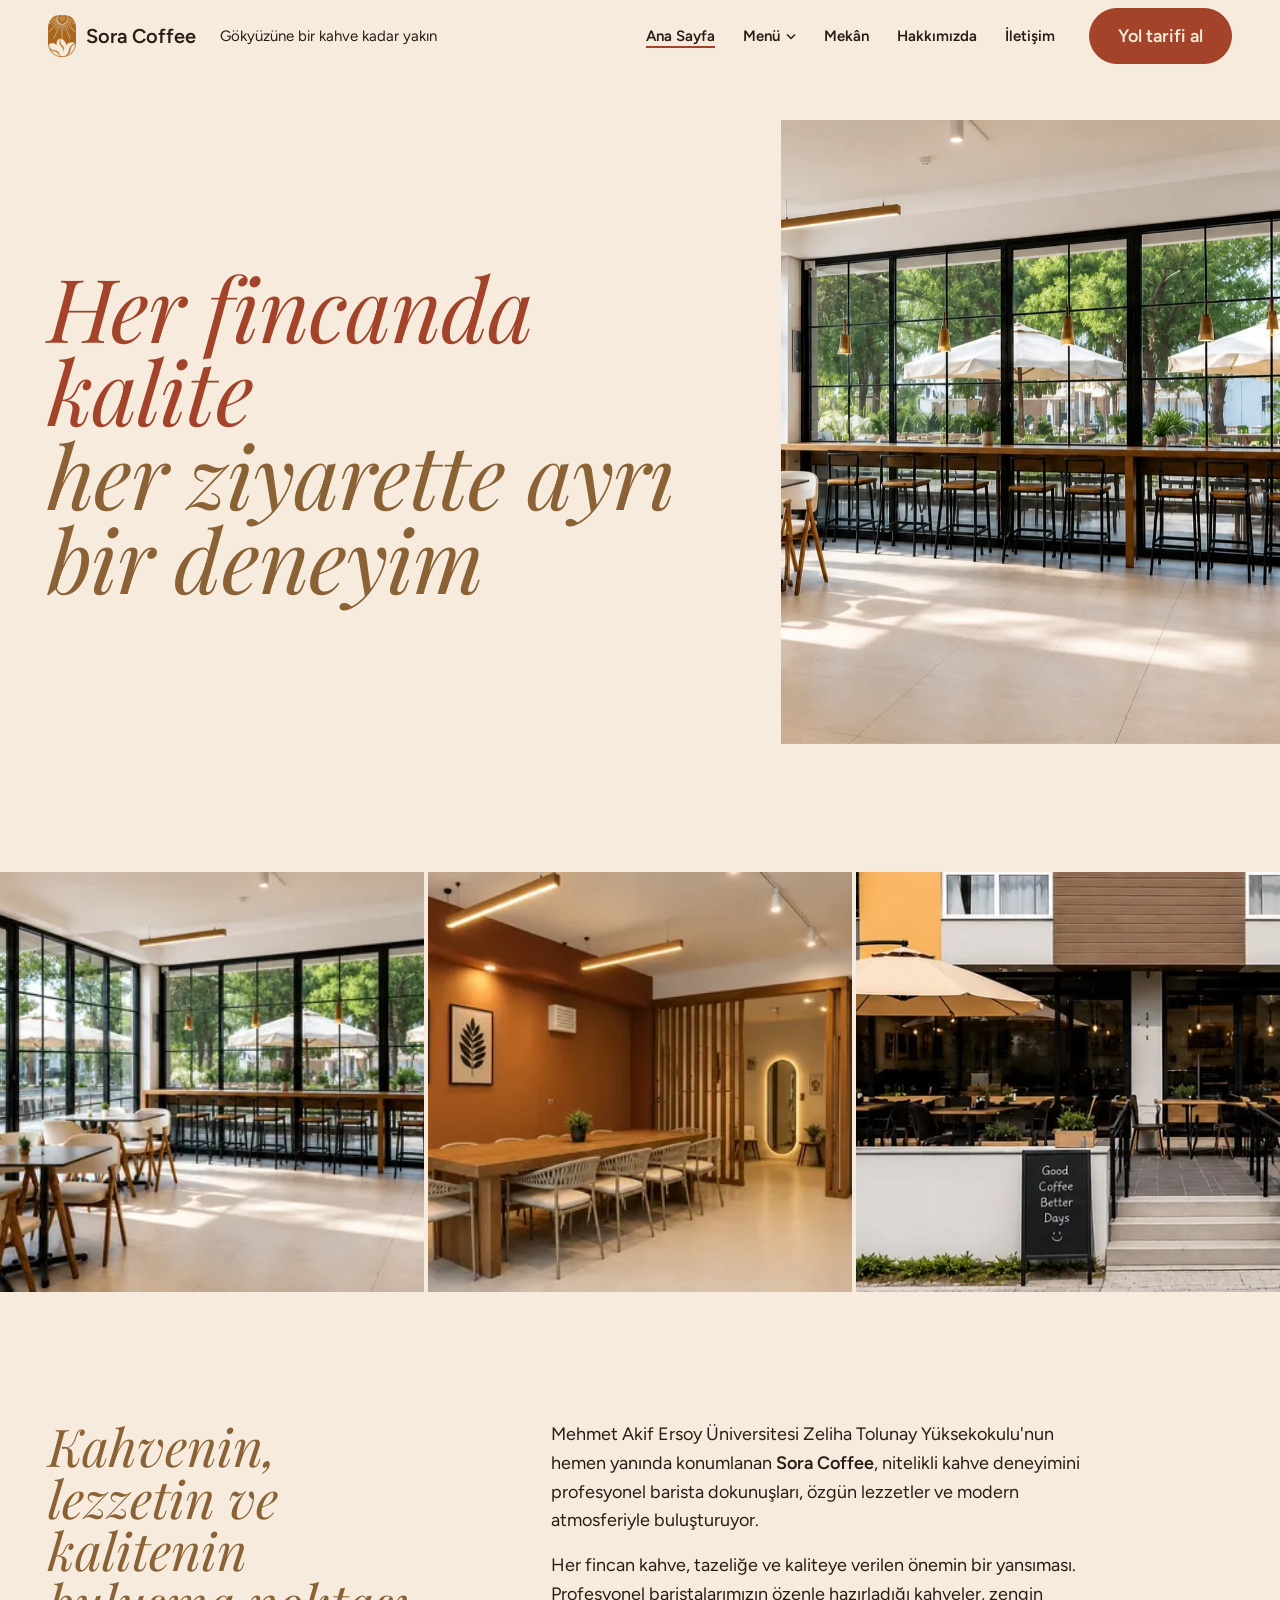
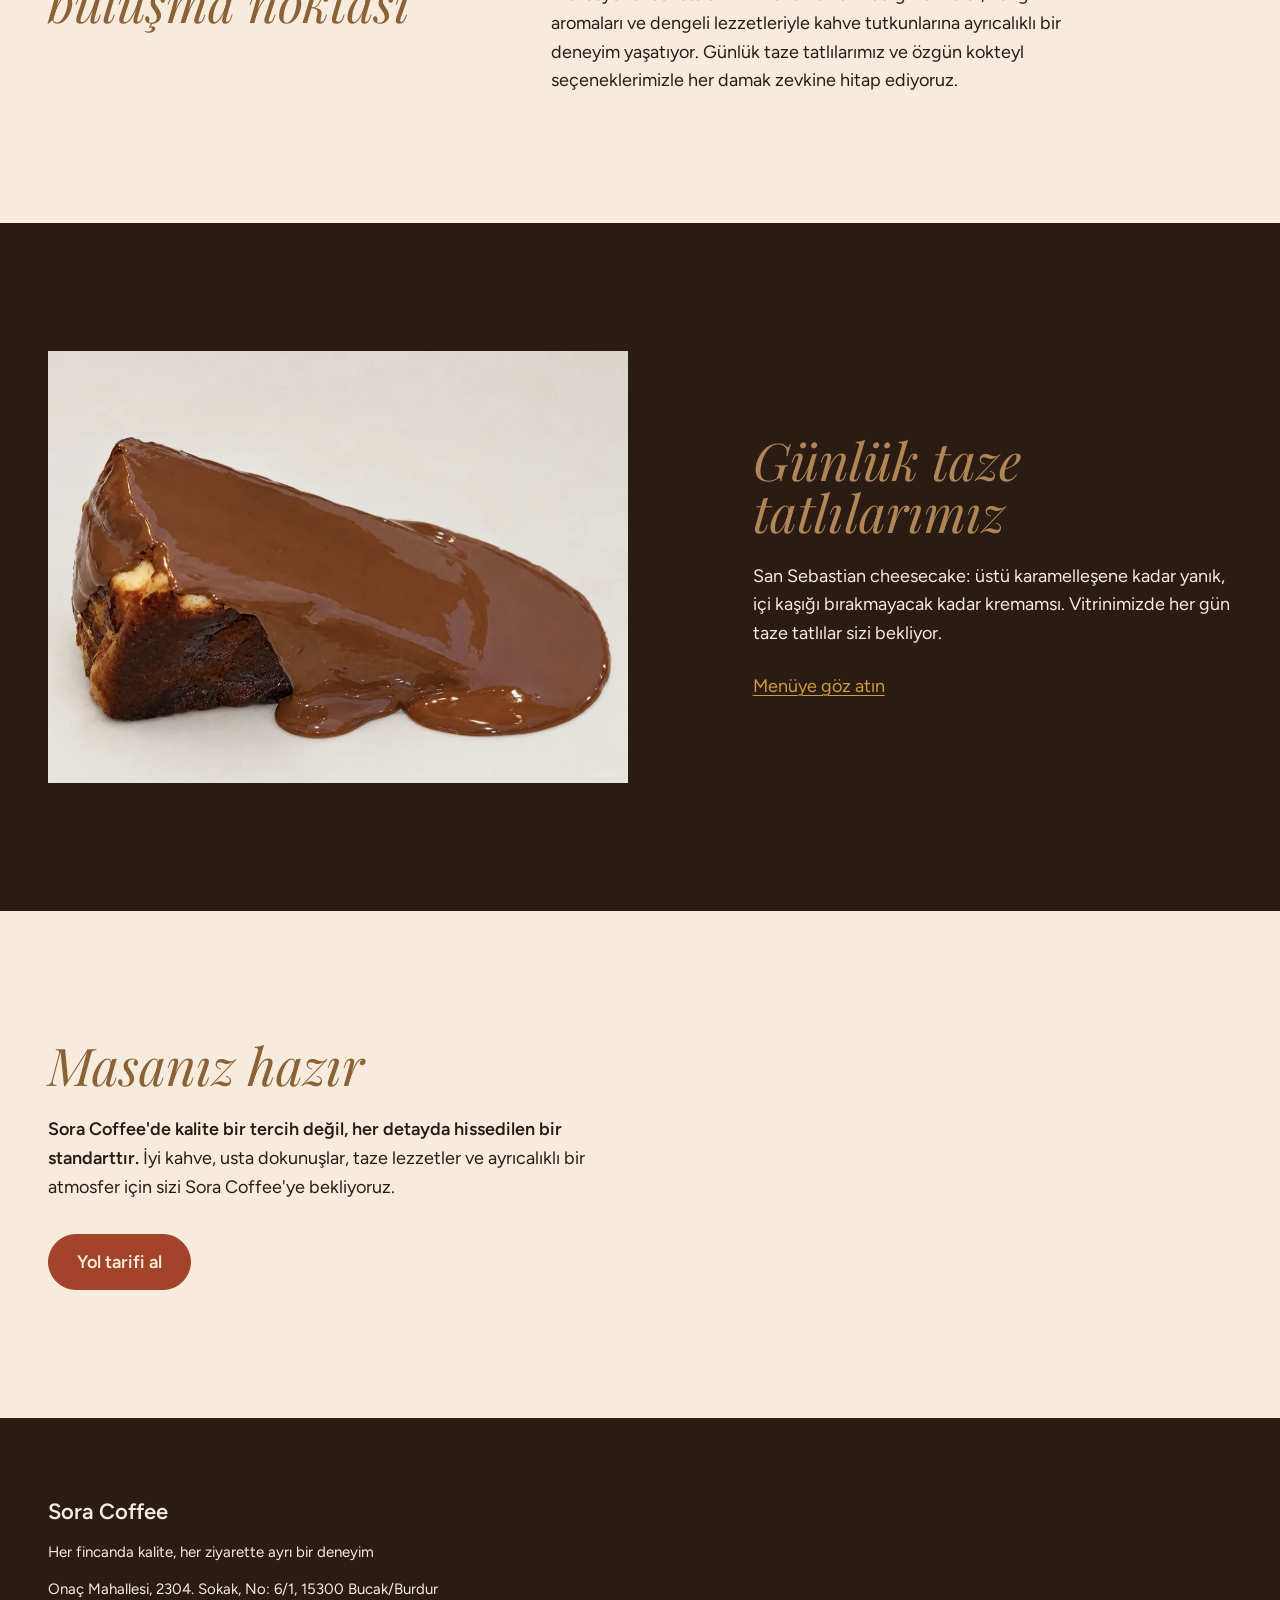
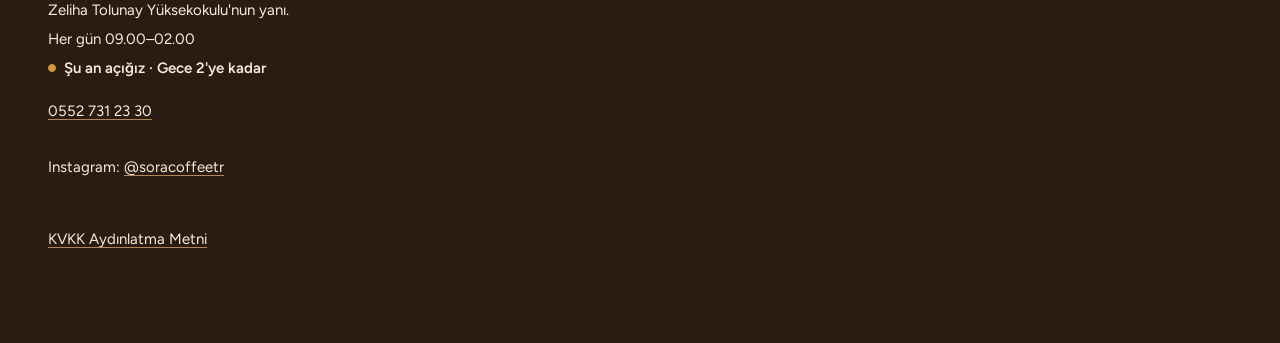
<file: index.html>
<!doctype html>
<html lang="tr">
<head>
  <meta charset="utf-8">
  <script>document.documentElement.classList.add('js')</script>
  <meta name="viewport" content="width=device-width, initial-scale=1, viewport-fit=cover">
  <title>Sora Coffee Bucak | Kahvenin, Lezzetin ve Kalitenin Buluşma Noktası</title>
  <meta name="description" content="Mehmet Akif Ersoy Üniversitesi Zeliha Tolunay Yüksekokulu'nun hemen yanında Sora Coffee: profesyonel barista dokunuşları, özgün lezzetler ve modern atmosfer. Tel: 0552 731 23 30.">
  <link rel="icon" href="favicon-32.png" sizes="32x32" type="image/png">
  <link rel="apple-touch-icon" href="apple-touch-icon.png">
  <link rel="preload" href="fonts/figtree-latin.woff2" as="font" type="font/woff2" crossorigin>
  <link rel="preload" href="fonts/playfair-display-italic-latin.woff2" as="font" type="font/woff2" crossorigin>
  <link rel="stylesheet" href="styles.css">
  <script type="application/ld+json">
  {
    "@context": "https://schema.org",
    "@type": "CafeOrCoffeeShop",
    "name": "Sora Coffee",
    "address": {
      "@type": "PostalAddress",
      "streetAddress": "Onaç Mahallesi, 2304. Sokak, No: 6/1",
      "postalCode": "15300",
      "addressLocality": "Bucak",
      "addressRegion": "Burdur",
      "addressCountry": "TR"
    },
    "telephone": "+90 552 731 23 30",
    "openingHoursSpecification": [
      {
        "@type": "OpeningHoursSpecification",
        "dayOfWeek": [
          "Monday",
          "Tuesday",
          "Wednesday",
          "Thursday",
          "Friday",
          "Saturday",
          "Sunday"
        ],
        "opens": "09:00",
        "closes": "02:00"
      }
    ],
    "servesCuisine": [
      "Kahve",
      "Tatlı"
    ],
    "founder": [
      {
        "@type": "Person",
        "name": "Yasin Nalbant"
      },
      {
        "@type": "Person",
        "name": "Burak Eren Pancaroğlu"
      }
    ],
    "sameAs": [
      "https://www.instagram.com/soracoffeetr/"
    ],
    "hasMap": "https://www.google.com/maps/search/?api=1&query=Sora+Coffee+Bucak"
  }
  </script>
  <script src="main.js" defer></script>
</head>
<body>
  <a class="atla" href="#icerik">İçeriğe geç</a>

  <header class="ust">
    <a class="marka" href="index.html"><img class="marka-isaret" src="img/logo-isaret.png" width="30" height="42" alt="">Sora Coffee</a>
    <p class="marka-alt">Gökyüzüne bir kahve kadar yakın</p>
    <nav class="ana-nav" id="ana-nav" aria-label="Ana menü">
      <ul>
        <li><a href="index.html" aria-current="page">Ana Sayfa</a></li>
        <li class="nav-menu">
          <a href="menu.html">Menü</a>
          <ul class="alt-menu" id="alt-menu">
            <li><a href="menu.html#sicak-kahveler">Sıcak Kahveler</a></li>
            <li><a href="menu.html#ozel-kahveler">Özel Kahveler</a></li>
            <li><a href="menu.html#soguk-icecekler">Soğuk İçecekler</a></li>
            <li><a href="menu.html#tatlilar">Tatlılar</a></li>
          </ul>
        </li>
        <li><a href="mekan.html">Mekân</a></li>
        <li><a href="hakkimizda.html">Hakkımızda</a></li>
        <li><a href="iletisim.html">İletişim</a></li>
      </ul>
      <div class="nav-alt">
        <p>Gökyüzüne bir kahve kadar yakın</p>
        <p>Onaç Mahallesi, 2304. Sokak, No: 6/1, 15300 Bucak/Burdur</p>
      </div>
    </nav>
    <a class="buton buton-birincil" href="https://www.google.com/maps/dir/?api=1&amp;destination=Sora+Coffee%2C+Ona%C3%A7+Mahallesi+2304.+Sokak+No%3A+6%2F1%2C+15300+Bucak%2FBurdur">Yol tarifi al</a>
  </header>

  <main id="icerik">
    <section class="hero" aria-labelledby="hero-baslik">
      <div class="hero-metin">
        <h1 id="hero-baslik"><span class="h1-ilk">Her fincanda kalite</span><br> <span class="h1-ikinci">her ziyarette ayrı bir deneyim</span></h1>
      </div>
      <figure class="hero-foto">
        <img src="img/hero-cam-kenari-bar.webp" srcset="img/hero-cam-kenari-bar-480.webp 480w, img/hero-cam-kenari-bar.webp 825w" sizes="(min-width: 761px) 42vw, 100vw" width="825" height="1031" alt="Cam kenarındaki uzun bar ve tabureler; camın ardında şemsiyeli teras ve ağaçlar." fetchpriority="high">
      </figure>
    </section>

    <section class="mekan-seridi" aria-label="Mekandan" tabindex="0">
      <figure>
        <img src="img/mekan-cam-kenari-bar.webp" srcset="img/mekan-cam-kenari-bar-480.webp 480w, img/mekan-cam-kenari-bar-800.webp 800w, img/mekan-cam-kenari-bar.webp 1400w" sizes="(min-width: 761px) 33vw, 78vw" width="1400" height="946" alt="Büyük camların önünde bar tabureleri ve masalar; dışarıda şemsiyeler ve ağaçlar." loading="lazy" decoding="async">
      </figure>
      <figure>
        <img src="img/mekan-uzun-calisma-masasi.webp" srcset="img/mekan-uzun-calisma-masasi-480.webp 480w, img/mekan-uzun-calisma-masasi-800.webp 800w, img/mekan-uzun-calisma-masasi.webp 1400w" sizes="(min-width: 761px) 33vw, 78vw" width="1400" height="943" alt="Hardal duvar önünde uzun ahşap çalışma masası ve sandalyeler." loading="lazy" decoding="async">
      </figure>
      <figure>
        <img src="img/mekan-teras.webp" srcset="img/mekan-teras-480.webp 480w, img/mekan-teras-800.webp 800w, img/mekan-teras.webp 1020w" sizes="(min-width: 761px) 50vw, 100vw" width="1020" height="557" alt="Şemsiyeli teras, masalar ve girişe çıkan merdiven." loading="lazy" decoding="async">
      </figure>
    </section>

    <section class="neden-biz" aria-labelledby="neden-baslik">
      <h2 id="neden-baslik">Kahvenin, lezzetin ve kalitenin buluşma noktası</h2>
      <div class="neden-metin">
        <p>Mehmet Akif Ersoy Üniversitesi Zeliha Tolunay Yüksekokulu'nun hemen yanında konumlanan <strong>Sora Coffee</strong>, nitelikli kahve deneyimini profesyonel barista dokunuşları, özgün lezzetler ve modern atmosferiyle buluşturuyor.</p>
        <p>Her fincan kahve, tazeliğe ve kaliteye verilen önemin bir yansıması. Profesyonel baristalarımızın özenle hazırladığı kahveler, zengin aromaları ve dengeli lezzetleriyle kahve tutkunlarına ayrıcalıklı bir deneyim yaşatıyor. Günlük taze tatlılarımız ve özgün kokteyl seçeneklerimizle her damak zevkine hitap ediyoruz.</p>
      </div>
    </section>

    <section class="san-sebastian" aria-labelledby="ss-baslik">
      <figure>
        <img src="img/san-sebastian.webp" srcset="img/san-sebastian-480.webp 480w, img/san-sebastian.webp 1083w" sizes="(min-width: 761px) 50vw, 100vw" width="1083" height="807" alt="Sora Coffee'nin San Sebastian cheesecake dilimi; üstü yanık, üzerine dökülmüş çikolata sosuyla." loading="lazy" decoding="async">
      </figure>
      <div>
        <h2 id="ss-baslik">Günlük taze tatlılarımız</h2>
        <p>San Sebastian cheesecake: üstü karamelleşene kadar yanık, içi kaşığı bırakmayacak kadar kremamsı. Vitrinimizde her gün taze tatlılar sizi bekliyor.</p>
        <p><a href="menu.html#tatlilar">Menüye göz atın</a></p>
      </div>
    </section>

    <section class="cagri" aria-labelledby="cagri-baslik">
      <h2 id="cagri-baslik">Masanız hazır</h2>
      <p><strong>Sora Coffee'de kalite bir tercih değil, her detayda hissedilen bir standarttır.</strong> İyi kahve, usta dokunuşlar, taze lezzetler ve ayrıcalıklı bir atmosfer için sizi Sora Coffee'ye bekliyoruz.</p>
      <p><a class="buton buton-birincil" href="https://www.google.com/maps/dir/?api=1&amp;destination=Sora+Coffee%2C+Ona%C3%A7+Mahallesi+2304.+Sokak+No%3A+6%2F1%2C+15300+Bucak%2FBurdur">Yol tarifi al</a></p>
    </section>
  </main>

  <footer class="alt">
    <p class="alt-ad">Sora Coffee</p>
    <p class="alt-slogan">Her fincanda kalite, her ziyarette ayrı bir deneyim</p>
    <address>
      Onaç Mahallesi, 2304. Sokak, No: 6/1, 15300 Bucak/Burdur<br>
      Zeliha Tolunay Yüksekokulu'nun yanı.
    </address>
    <p>Her gün 09.00–02.00</p>
    <p class="durum" data-durum hidden></p>
    <p><a href="tel:+905527312330">0552 731 23 30</a></p>
    <p>Instagram: <a href="https://www.instagram.com/soracoffeetr/">@soracoffeetr</a></p>
    <p class="alt-yasal"><a href="kvkk.html">KVKK Aydınlatma Metni</a></p>
  </footer>

  <nav class="eylem-cubugu" aria-label="Hızlı eylemler">
    <a href="tel:+905527312330"><svg viewBox="0 0 24 24" aria-hidden="true" focusable="false"><path d="M6.5 3.5h3l1.5 4-2 1.5a11 11 0 0 0 6 6l1.5-2 4 1.5v3a2 2 0 0 1-2 2A16 16 0 0 1 4.5 5.5a2 2 0 0 1 2-2z"/></svg><span>Ara</span></a>
    <a class="eylem-yol" href="https://www.google.com/maps/dir/?api=1&amp;destination=Sora+Coffee%2C+Ona%C3%A7+Mahallesi+2304.+Sokak+No%3A+6%2F1%2C+15300+Bucak%2FBurdur"><svg viewBox="0 0 24 24" aria-hidden="true" focusable="false"><path d="M12 21s-6.5-6-6.5-11a6.5 6.5 0 0 1 13 0c0 5-6.5 11-6.5 11z"/><circle cx="12" cy="10" r="2.3"/></svg><span>Yol Tarifi</span></a>
    <a href="https://www.instagram.com/soracoffeetr/"><svg viewBox="0 0 24 24" aria-hidden="true" focusable="false"><rect x="3.5" y="3.5" width="17" height="17" rx="5"/><circle cx="12" cy="12" r="4"/><circle cx="17.2" cy="6.8" r="0.6"/></svg><span>Instagram</span></a>
  </nav>
</body>
</html>
</file>
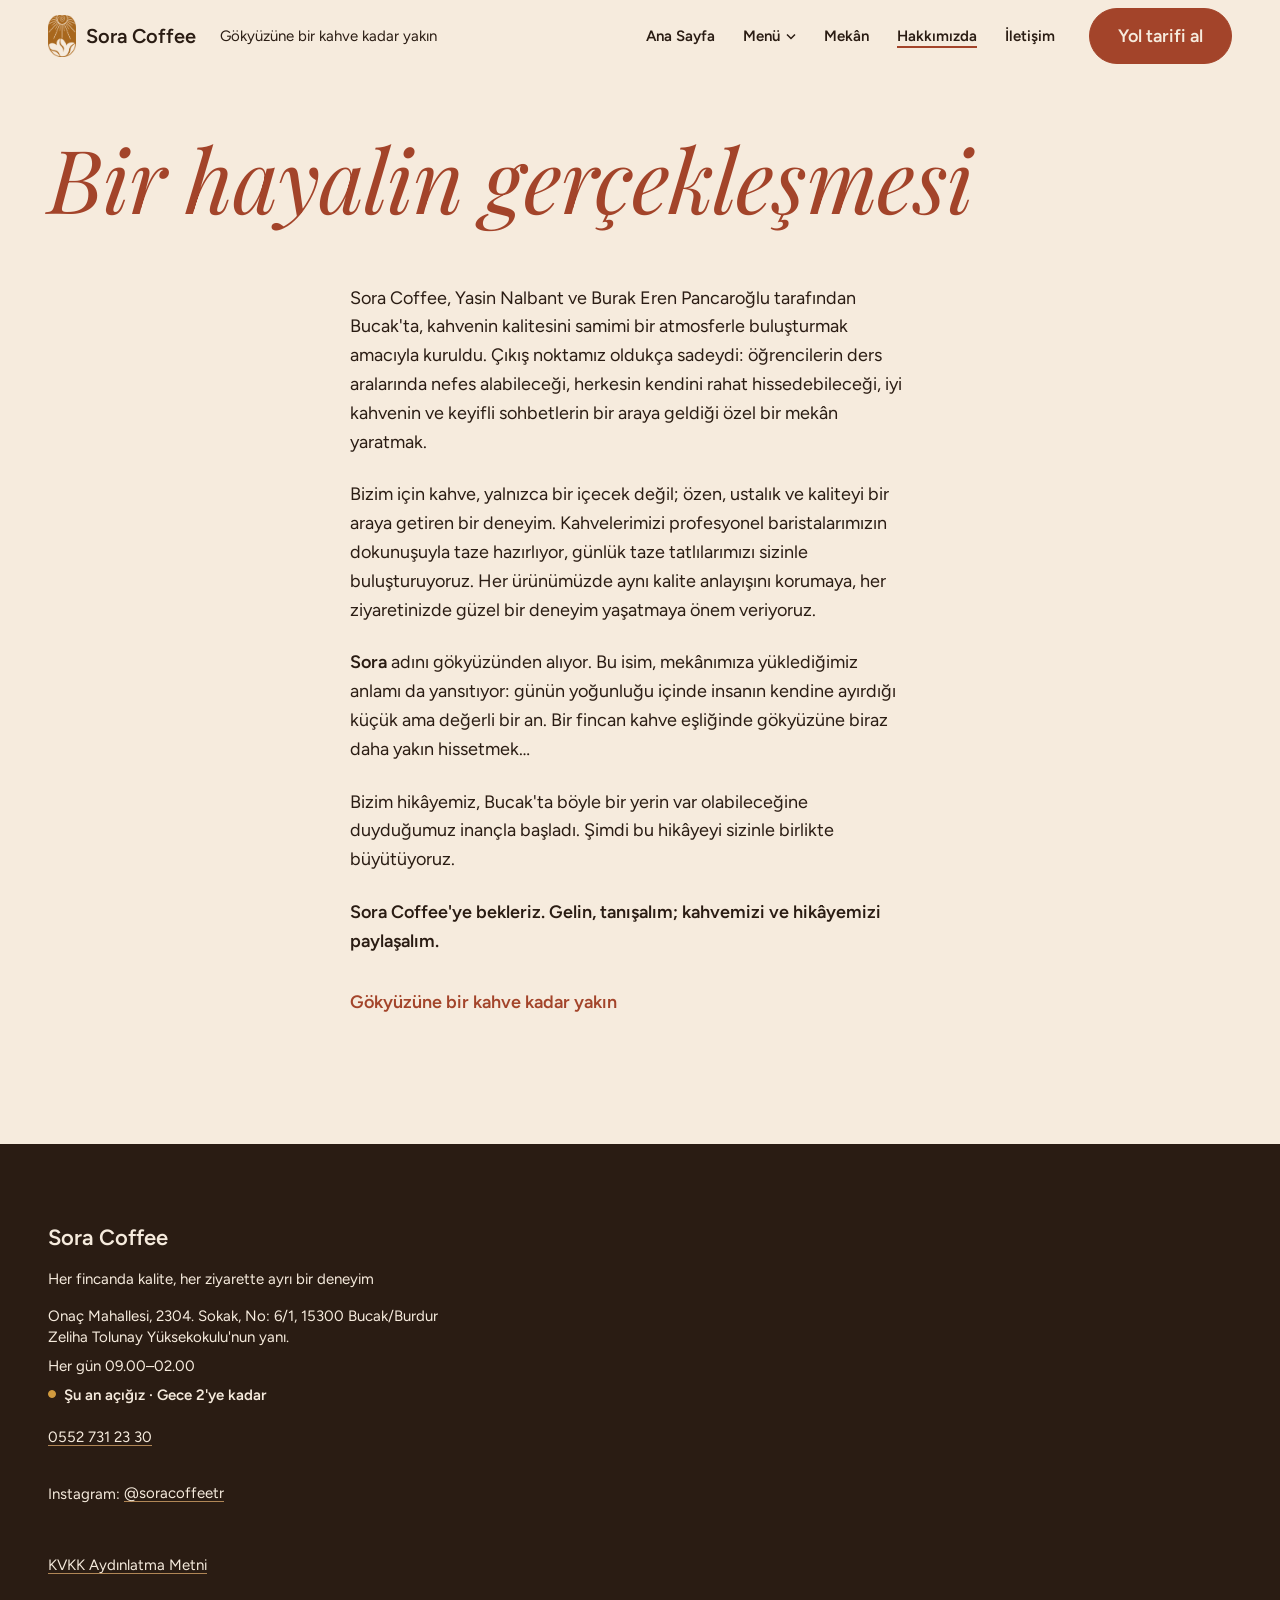
<file: hakkimizda.html>
<!doctype html>
<html lang="tr">
<head>
  <meta charset="utf-8">
  <script>document.documentElement.classList.add('js')</script>
  <meta name="viewport" content="width=device-width, initial-scale=1, viewport-fit=cover">
  <title>Hakkımızda | Sora Coffee Bucak · Bir Hayalin Gerçekleşmesi</title>
  <meta name="description" content="Sora Coffee, Yasin Nalbant ve Burak Eren Pancaroğlu tarafından Bucak'ta, kahvenin kalitesini samimi bir atmosferle buluşturmak amacıyla kuruldu.">
  <link rel="icon" href="favicon-32.png" sizes="32x32" type="image/png">
  <link rel="apple-touch-icon" href="apple-touch-icon.png">
  <link rel="preload" href="fonts/figtree-latin.woff2" as="font" type="font/woff2" crossorigin>
  <link rel="preload" href="fonts/playfair-display-italic-latin.woff2" as="font" type="font/woff2" crossorigin>
  <link rel="stylesheet" href="styles.css">
  <script type="application/ld+json">
  {
    "@context": "https://schema.org",
    "@type": "CafeOrCoffeeShop",
    "name": "Sora Coffee",
    "address": {
      "@type": "PostalAddress",
      "streetAddress": "Onaç Mahallesi, 2304. Sokak, No: 6/1",
      "postalCode": "15300",
      "addressLocality": "Bucak",
      "addressRegion": "Burdur",
      "addressCountry": "TR"
    },
    "telephone": "+90 552 731 23 30",
    "openingHoursSpecification": [
      {
        "@type": "OpeningHoursSpecification",
        "dayOfWeek": [
          "Monday",
          "Tuesday",
          "Wednesday",
          "Thursday",
          "Friday",
          "Saturday",
          "Sunday"
        ],
        "opens": "09:00",
        "closes": "02:00"
      }
    ],
    "servesCuisine": [
      "Kahve",
      "Tatlı"
    ],
    "founder": [
      {
        "@type": "Person",
        "name": "Yasin Nalbant"
      },
      {
        "@type": "Person",
        "name": "Burak Eren Pancaroğlu"
      }
    ],
    "sameAs": [
      "https://www.instagram.com/soracoffeetr/"
    ],
    "hasMap": "https://www.google.com/maps/search/?api=1&query=Sora+Coffee+Bucak"
  }
  </script>
  <script src="main.js" defer></script>
</head>
<body>
  <a class="atla" href="#icerik">İçeriğe geç</a>

  <header class="ust">
    <a class="marka" href="index.html"><img class="marka-isaret" src="img/logo-isaret.png" width="30" height="42" alt="">Sora Coffee</a>
    <p class="marka-alt">Gökyüzüne bir kahve kadar yakın</p>
    <nav class="ana-nav" id="ana-nav" aria-label="Ana menü">
      <ul>
        <li><a href="index.html">Ana Sayfa</a></li>
        <li class="nav-menu">
          <a href="menu.html">Menü</a>
          <ul class="alt-menu" id="alt-menu">
            <li><a href="menu.html#sicak-kahveler">Sıcak Kahveler</a></li>
            <li><a href="menu.html#ozel-kahveler">Özel Kahveler</a></li>
            <li><a href="menu.html#soguk-icecekler">Soğuk İçecekler</a></li>
            <li><a href="menu.html#tatlilar">Tatlılar</a></li>
          </ul>
        </li>
        <li><a href="mekan.html">Mekân</a></li>
        <li><a href="hakkimizda.html" aria-current="page">Hakkımızda</a></li>
        <li><a href="iletisim.html">İletişim</a></li>
      </ul>
      <div class="nav-alt">
        <p>Gökyüzüne bir kahve kadar yakın</p>
        <p>Onaç Mahallesi, 2304. Sokak, No: 6/1, 15300 Bucak/Burdur</p>
      </div>
    </nav>
    <a class="buton buton-birincil" href="https://www.google.com/maps/dir/?api=1&amp;destination=Sora+Coffee%2C+Ona%C3%A7+Mahallesi+2304.+Sokak+No%3A+6%2F1%2C+15300+Bucak%2FBurdur">Yol tarifi al</a>
  </header>

  <main id="icerik">
    <article class="hakkimizda" aria-labelledby="hk-baslik">
      <h1 id="hk-baslik">Bir hayalin gerçekleşmesi</h1>
      <div class="hk-metin">
        <p>Sora Coffee, Yasin Nalbant ve Burak Eren Pancaroğlu tarafından Bucak'ta, kahvenin kalitesini samimi bir atmosferle buluşturmak amacıyla kuruldu. Çıkış noktamız oldukça sadeydi: öğrencilerin ders aralarında nefes alabileceği, herkesin kendini rahat hissedebileceği, iyi kahvenin ve keyifli sohbetlerin bir araya geldiği özel bir mekân yaratmak.</p>
        <p>Bizim için kahve, yalnızca bir içecek değil; özen, ustalık ve kaliteyi bir araya getiren bir deneyim. Kahvelerimizi profesyonel baristalarımızın dokunuşuyla taze hazırlıyor, günlük taze tatlılarımızı sizinle buluşturuyoruz. Her ürünümüzde aynı kalite anlayışını korumaya, her ziyaretinizde güzel bir deneyim yaşatmaya önem veriyoruz.</p>
        <p><strong>Sora</strong> adını gökyüzünden alıyor. Bu isim, mekânımıza yüklediğimiz anlamı da yansıtıyor: günün yoğunluğu içinde insanın kendine ayırdığı küçük ama değerli bir an. Bir fincan kahve eşliğinde gökyüzüne biraz daha yakın hissetmek…</p>
        <p>Bizim hikâyemiz, Bucak'ta böyle bir yerin var olabileceğine duyduğumuz inançla başladı. Şimdi bu hikâyeyi sizinle birlikte büyütüyoruz.</p>
        <p><strong>Sora Coffee'ye bekleriz. Gelin, tanışalım; kahvemizi ve hikâyemizi paylaşalım.</strong></p>
        <p class="hk-imza">Gökyüzüne bir kahve kadar yakın</p>
      </div>
    </article>
  </main>

  <footer class="alt">
    <p class="alt-ad">Sora Coffee</p>
    <p class="alt-slogan">Her fincanda kalite, her ziyarette ayrı bir deneyim</p>
    <address>
      Onaç Mahallesi, 2304. Sokak, No: 6/1, 15300 Bucak/Burdur<br>
      Zeliha Tolunay Yüksekokulu'nun yanı.
    </address>
    <p>Her gün 09.00–02.00</p>
    <p class="durum" data-durum hidden></p>
    <p><a href="tel:+905527312330">0552 731 23 30</a></p>
    <p>Instagram: <a href="https://www.instagram.com/soracoffeetr/">@soracoffeetr</a></p>
    <p class="alt-yasal"><a href="kvkk.html">KVKK Aydınlatma Metni</a></p>
  </footer>

  <nav class="eylem-cubugu" aria-label="Hızlı eylemler">
    <a href="tel:+905527312330"><svg viewBox="0 0 24 24" aria-hidden="true" focusable="false"><path d="M6.5 3.5h3l1.5 4-2 1.5a11 11 0 0 0 6 6l1.5-2 4 1.5v3a2 2 0 0 1-2 2A16 16 0 0 1 4.5 5.5a2 2 0 0 1 2-2z"/></svg><span>Ara</span></a>
    <a class="eylem-yol" href="https://www.google.com/maps/dir/?api=1&amp;destination=Sora+Coffee%2C+Ona%C3%A7+Mahallesi+2304.+Sokak+No%3A+6%2F1%2C+15300+Bucak%2FBurdur"><svg viewBox="0 0 24 24" aria-hidden="true" focusable="false"><path d="M12 21s-6.5-6-6.5-11a6.5 6.5 0 0 1 13 0c0 5-6.5 11-6.5 11z"/><circle cx="12" cy="10" r="2.3"/></svg><span>Yol Tarifi</span></a>
    <a href="https://www.instagram.com/soracoffeetr/"><svg viewBox="0 0 24 24" aria-hidden="true" focusable="false"><rect x="3.5" y="3.5" width="17" height="17" rx="5"/><circle cx="12" cy="12" r="4"/><circle cx="17.2" cy="6.8" r="0.6"/></svg><span>Instagram</span></a>
  </nav>
</body>
</html>
</file>
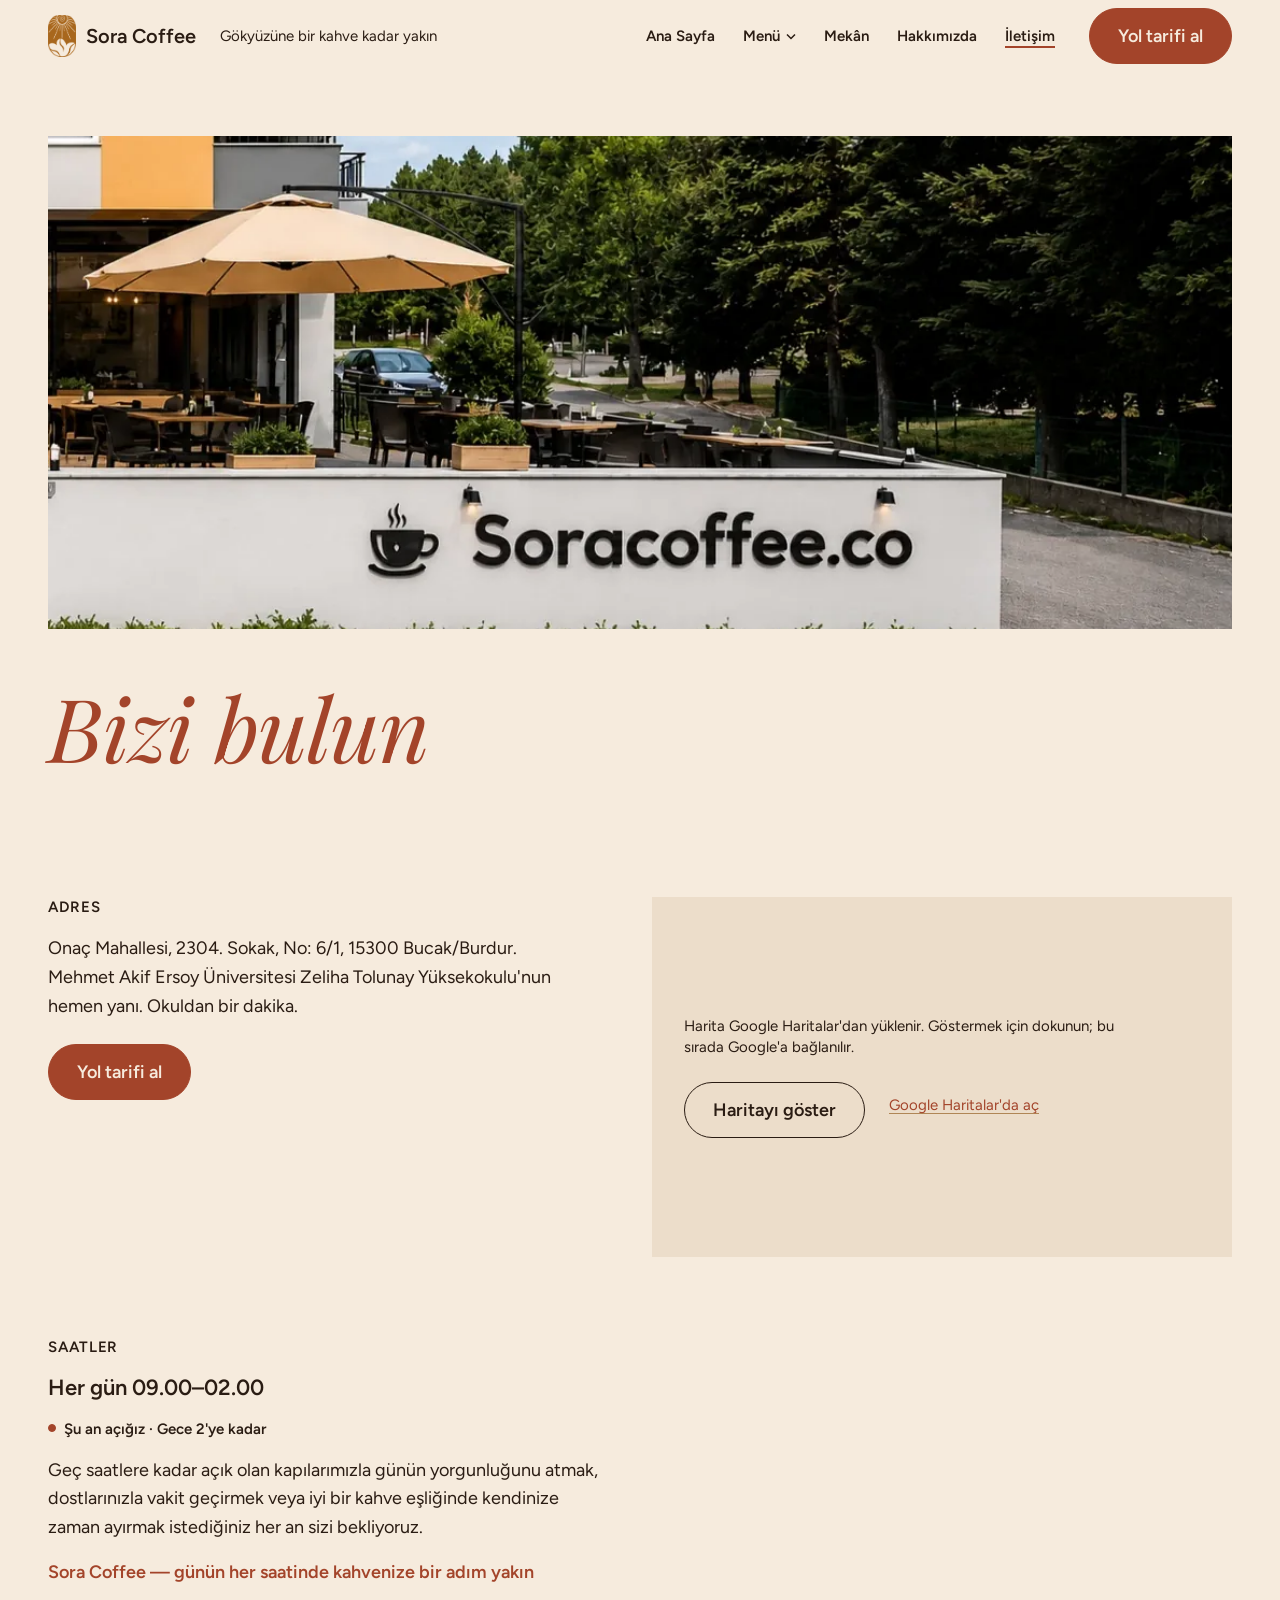
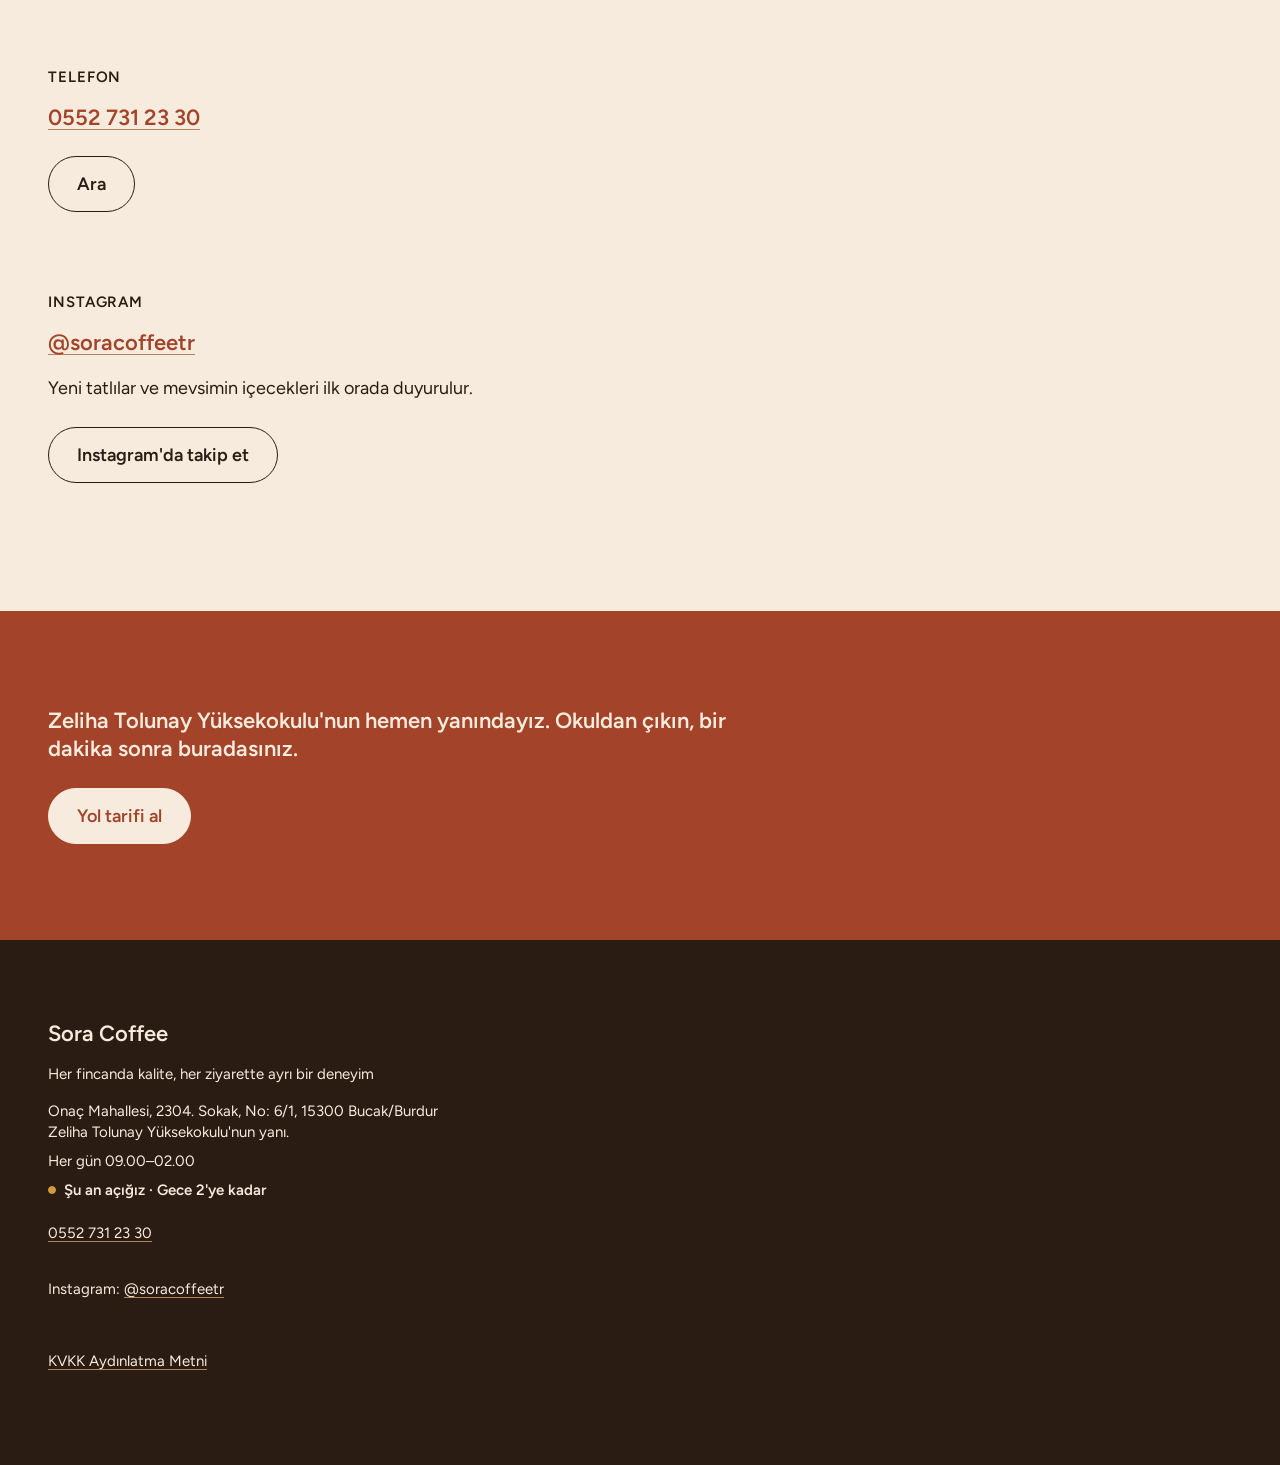
<file: iletisim.html>
<!doctype html>
<html lang="tr">
<head>
  <meta charset="utf-8">
  <script>document.documentElement.classList.add('js')</script>
  <meta name="viewport" content="width=device-width, initial-scale=1, viewport-fit=cover">
  <title>İletişim | Sora Coffee Bucak · Adres, Telefon, Yol Tarifi</title>
  <meta name="description" content="Sora Coffee: Onaç Mah. 2304. Sk. No: 6/1, Bucak/Burdur. Zeliha Tolunay Yüksekokulu'nun yanı. Tel: 0552 731 23 30.">
  <link rel="icon" href="favicon-32.png" sizes="32x32" type="image/png">
  <link rel="apple-touch-icon" href="apple-touch-icon.png">
  <link rel="preload" href="fonts/figtree-latin.woff2" as="font" type="font/woff2" crossorigin>
  <link rel="preload" href="fonts/playfair-display-italic-latin.woff2" as="font" type="font/woff2" crossorigin>
  <link rel="stylesheet" href="styles.css">
  <script type="application/ld+json">
  {
    "@context": "https://schema.org",
    "@type": "CafeOrCoffeeShop",
    "name": "Sora Coffee",
    "address": {
      "@type": "PostalAddress",
      "streetAddress": "Onaç Mahallesi, 2304. Sokak, No: 6/1",
      "postalCode": "15300",
      "addressLocality": "Bucak",
      "addressRegion": "Burdur",
      "addressCountry": "TR"
    },
    "telephone": "+90 552 731 23 30",
    "openingHoursSpecification": [
      {
        "@type": "OpeningHoursSpecification",
        "dayOfWeek": [
          "Monday",
          "Tuesday",
          "Wednesday",
          "Thursday",
          "Friday",
          "Saturday",
          "Sunday"
        ],
        "opens": "09:00",
        "closes": "02:00"
      }
    ],
    "servesCuisine": [
      "Kahve",
      "Tatlı"
    ],
    "founder": [
      {
        "@type": "Person",
        "name": "Yasin Nalbant"
      },
      {
        "@type": "Person",
        "name": "Burak Eren Pancaroğlu"
      }
    ],
    "sameAs": [
      "https://www.instagram.com/soracoffeetr/"
    ],
    "hasMap": "https://www.google.com/maps/search/?api=1&query=Sora+Coffee+Bucak"
  }
  </script>
  <script src="main.js" defer></script>
</head>
<body>
  <a class="atla" href="#icerik">İçeriğe geç</a>

  <header class="ust">
    <a class="marka" href="index.html"><img class="marka-isaret" src="img/logo-isaret.png" width="30" height="42" alt="">Sora Coffee</a>
    <p class="marka-alt">Gökyüzüne bir kahve kadar yakın</p>
    <nav class="ana-nav" id="ana-nav" aria-label="Ana menü">
      <ul>
        <li><a href="index.html">Ana Sayfa</a></li>
        <li class="nav-menu">
          <a href="menu.html">Menü</a>
          <ul class="alt-menu" id="alt-menu">
            <li><a href="menu.html#sicak-kahveler">Sıcak Kahveler</a></li>
            <li><a href="menu.html#ozel-kahveler">Özel Kahveler</a></li>
            <li><a href="menu.html#soguk-icecekler">Soğuk İçecekler</a></li>
            <li><a href="menu.html#tatlilar">Tatlılar</a></li>
          </ul>
        </li>
        <li><a href="mekan.html">Mekân</a></li>
        <li><a href="hakkimizda.html">Hakkımızda</a></li>
        <li><a href="iletisim.html" aria-current="page">İletişim</a></li>
      </ul>
      <div class="nav-alt">
        <p>Gökyüzüne bir kahve kadar yakın</p>
        <p>Onaç Mahallesi, 2304. Sokak, No: 6/1, 15300 Bucak/Burdur</p>
      </div>
    </nav>
    <a class="buton buton-birincil" href="https://www.google.com/maps/dir/?api=1&amp;destination=Sora+Coffee%2C+Ona%C3%A7+Mahallesi+2304.+Sokak+No%3A+6%2F1%2C+15300+Bucak%2FBurdur">Yol tarifi al</a>
  </header>

  <main id="icerik">
    <section class="iletisim-giris" aria-labelledby="il-baslik">
      <h1 id="il-baslik">Bizi bulun</h1>
      <figure>
        <img src="img/mekan-giris-tabela.webp" srcset="img/mekan-giris-tabela-480.webp 480w, img/mekan-giris-tabela-800.webp 800w, img/mekan-giris-tabela.webp 1100w" sizes="(min-width: 761px) 1200px, 100vw" width="1100" height="677" alt="Ağaçların önünde Soracoffee.co tabelası ve şemsiyeli teras." loading="lazy" decoding="async">
      </figure>
    </section>

    <section class="bilgi" aria-labelledby="adres-baslik">
      <h2 id="adres-baslik" class="etiket">Adres</h2>
      <address>
        <p>Onaç Mahallesi, 2304. Sokak, No: 6/1, 15300 Bucak/Burdur.</p>
        <p>Mehmet Akif Ersoy Üniversitesi Zeliha Tolunay Yüksekokulu'nun hemen yanı. Okuldan bir dakika.</p>
      </address>
      <p><a class="buton buton-birincil" href="https://www.google.com/maps/dir/?api=1&amp;destination=Sora+Coffee%2C+Ona%C3%A7+Mahallesi+2304.+Sokak+No%3A+6%2F1%2C+15300+Bucak%2FBurdur">Yol tarifi al</a></p>
      <div class="harita" data-harita="https://www.google.com/maps?q=Ona%C3%A7+Mahallesi+2304.+Sokak+No%3A6%2F1+15300+Bucak%2FBurdur&amp;output=embed">
        <p>Harita Google Haritalar'dan yüklenir. Göstermek için dokunun; bu sırada Google'a bağlanılır.</p>
        <p class="harita-eylem">
          <button type="button" class="buton buton-ikincil harita-ac" hidden>Haritayı göster</button>
          <a href="https://www.google.com/maps/search/?api=1&amp;query=Sora+Coffee+Ona%C3%A7+Mahallesi+2304.+Sokak+No%3A6%2F1+Bucak">Google Haritalar'da aç</a>
        </p>
      </div>
    </section>

    <section class="bilgi" aria-labelledby="saat-baslik">
      <h2 id="saat-baslik" class="etiket">Saatler</h2>
      <p class="buyuk-bilgi">Her gün 09.00–02.00</p>
      <p class="durum" data-durum hidden></p>
      <p>Geç saatlere kadar açık olan kapılarımızla günün yorgunluğunu atmak, dostlarınızla vakit geçirmek veya iyi bir kahve eşliğinde kendinize zaman ayırmak istediğiniz her an sizi bekliyoruz.</p>
      <p class="imza">Sora Coffee — günün her saatinde kahvenize bir adım yakın</p>
    </section>

    <section class="bilgi" aria-labelledby="tel-baslik">
      <h2 id="tel-baslik" class="etiket">Telefon</h2>
      <p class="buyuk-bilgi"><a href="tel:+905527312330">0552 731 23 30</a></p>
      <p><a class="buton buton-ikincil" href="tel:+905527312330">Ara</a></p>
    </section>

    <section class="bilgi" aria-labelledby="ig-baslik">
      <h2 id="ig-baslik" class="etiket">Instagram</h2>
      <p class="buyuk-bilgi"><a href="https://www.instagram.com/soracoffeetr/">@soracoffeetr</a></p>
      <p>Yeni tatlılar ve mevsimin içecekleri ilk orada duyurulur.</p>
      <p><a class="buton buton-ikincil" href="https://www.instagram.com/soracoffeetr/">Instagram'da takip et</a></p>
    </section>

    <section class="bant" aria-label="Konum">
      <p>Zeliha Tolunay Yüksekokulu'nun hemen yanındayız. Okuldan çıkın, bir dakika sonra buradasınız.</p>
      <p><a class="buton buton-krem" href="https://www.google.com/maps/dir/?api=1&amp;destination=Sora+Coffee%2C+Ona%C3%A7+Mahallesi+2304.+Sokak+No%3A+6%2F1%2C+15300+Bucak%2FBurdur">Yol tarifi al</a></p>
    </section>
  </main>

  <footer class="alt">
    <p class="alt-ad">Sora Coffee</p>
    <p class="alt-slogan">Her fincanda kalite, her ziyarette ayrı bir deneyim</p>
    <address>
      Onaç Mahallesi, 2304. Sokak, No: 6/1, 15300 Bucak/Burdur<br>
      Zeliha Tolunay Yüksekokulu'nun yanı.
    </address>
    <p>Her gün 09.00–02.00</p>
    <p class="durum" data-durum hidden></p>
    <p><a href="tel:+905527312330">0552 731 23 30</a></p>
    <p>Instagram: <a href="https://www.instagram.com/soracoffeetr/">@soracoffeetr</a></p>
    <p class="alt-yasal"><a href="kvkk.html">KVKK Aydınlatma Metni</a></p>
  </footer>

  <nav class="eylem-cubugu" aria-label="Hızlı eylemler">
    <a href="tel:+905527312330"><svg viewBox="0 0 24 24" aria-hidden="true" focusable="false"><path d="M6.5 3.5h3l1.5 4-2 1.5a11 11 0 0 0 6 6l1.5-2 4 1.5v3a2 2 0 0 1-2 2A16 16 0 0 1 4.5 5.5a2 2 0 0 1 2-2z"/></svg><span>Ara</span></a>
    <a class="eylem-yol" href="https://www.google.com/maps/dir/?api=1&amp;destination=Sora+Coffee%2C+Ona%C3%A7+Mahallesi+2304.+Sokak+No%3A+6%2F1%2C+15300+Bucak%2FBurdur"><svg viewBox="0 0 24 24" aria-hidden="true" focusable="false"><path d="M12 21s-6.5-6-6.5-11a6.5 6.5 0 0 1 13 0c0 5-6.5 11-6.5 11z"/><circle cx="12" cy="10" r="2.3"/></svg><span>Yol Tarifi</span></a>
    <a href="https://www.instagram.com/soracoffeetr/"><svg viewBox="0 0 24 24" aria-hidden="true" focusable="false"><rect x="3.5" y="3.5" width="17" height="17" rx="5"/><circle cx="12" cy="12" r="4"/><circle cx="17.2" cy="6.8" r="0.6"/></svg><span>Instagram</span></a>
  </nav>
</body>
</html>
</file>
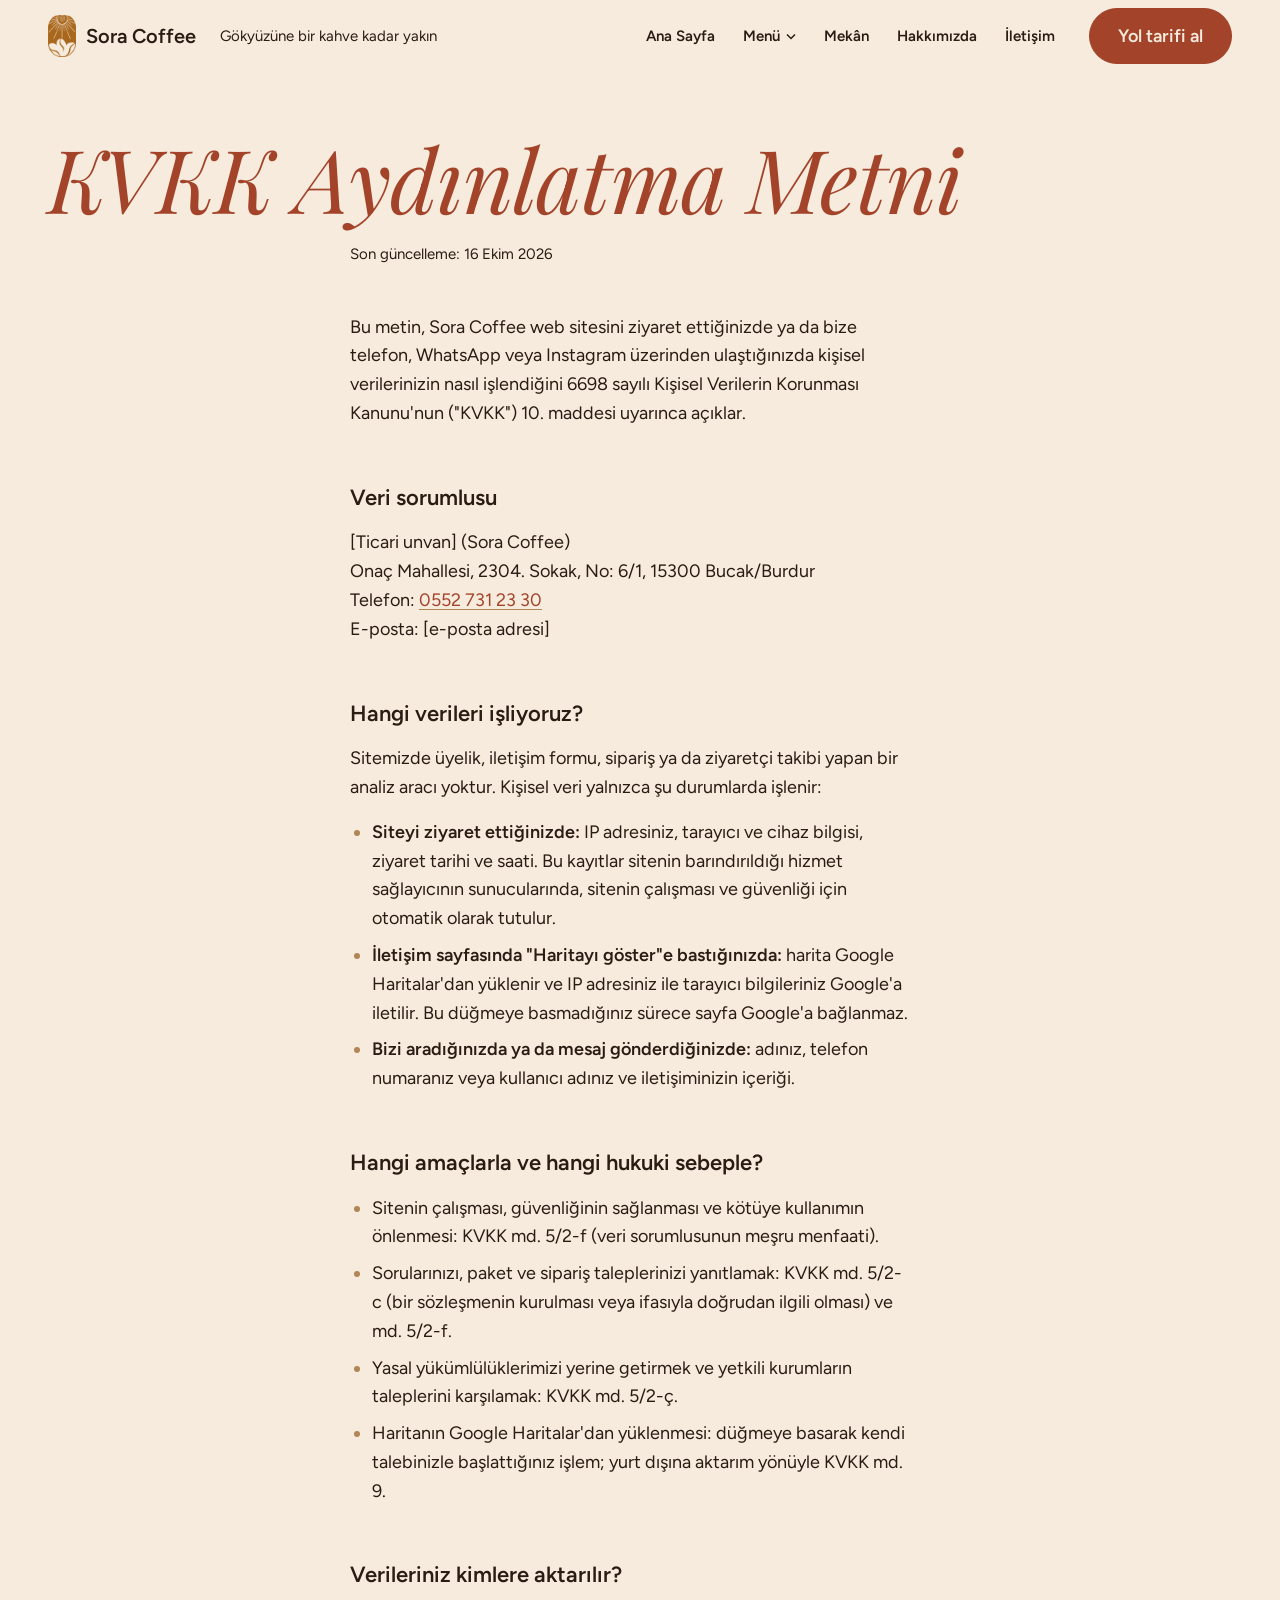
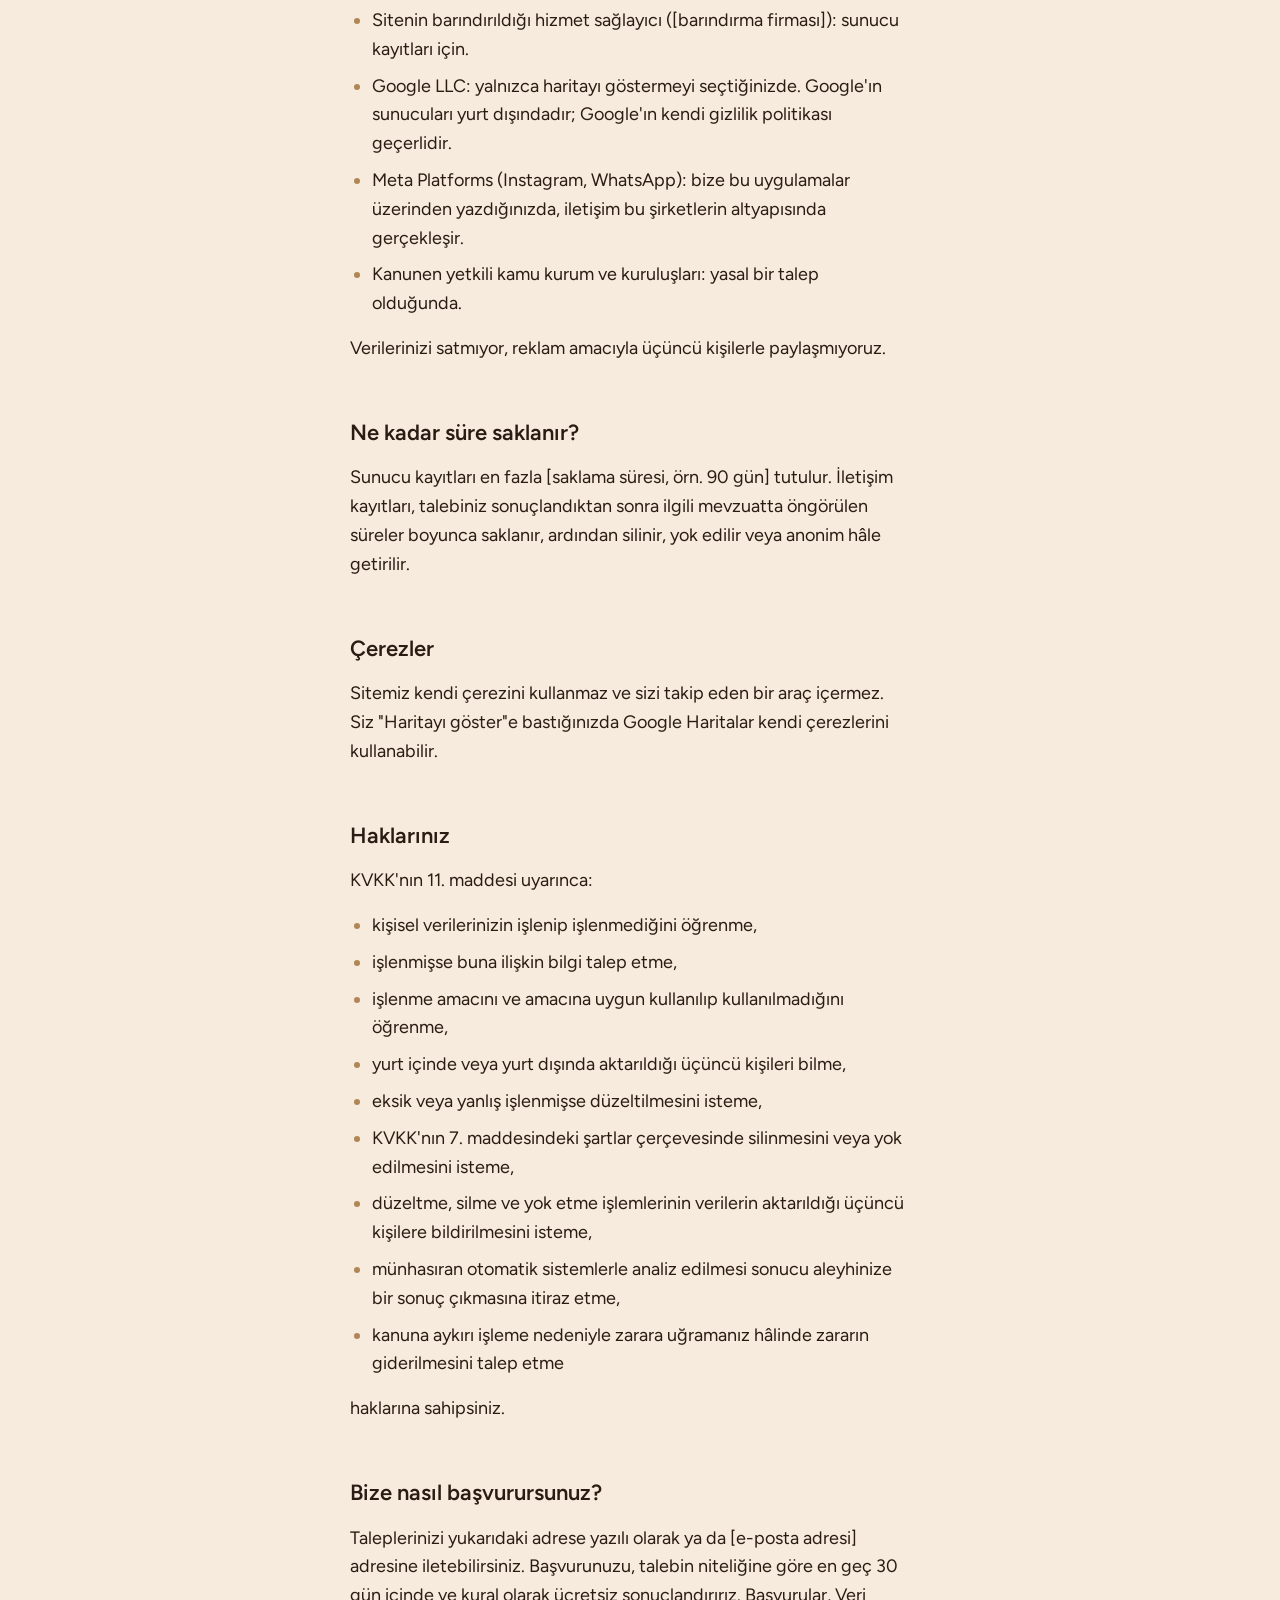
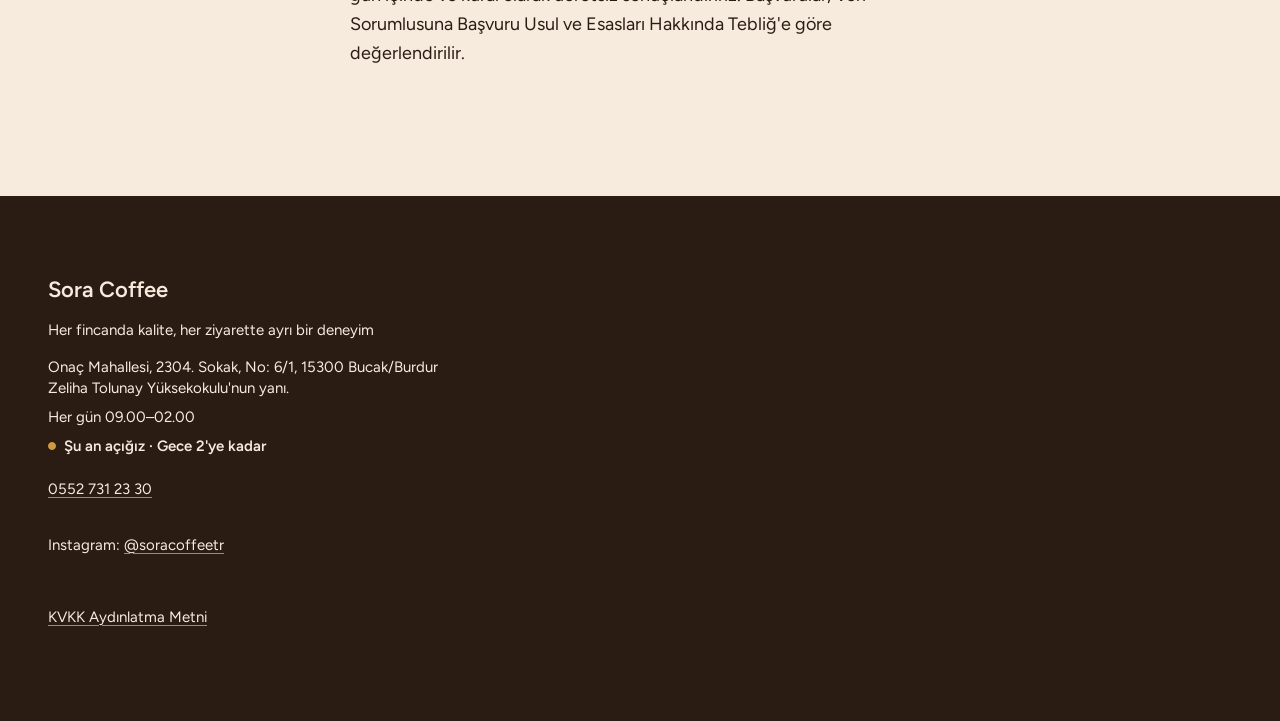
<file: kvkk.html>
<!doctype html>
<html lang="tr">
<head>
  <meta charset="utf-8">
  <script>document.documentElement.classList.add('js')</script>
  <meta name="viewport" content="width=device-width, initial-scale=1, viewport-fit=cover">
  <title>KVKK Aydınlatma Metni | Sora Coffee Bucak</title>
  <meta name="description" content="Sora Coffee web sitesini ziyaret ettiğinizde ya da bize ulaştığınızda kişisel verilerinizin nasıl işlendiği ve 6698 sayılı KVKK kapsamındaki haklarınız.">
  <link rel="icon" href="favicon-32.png" sizes="32x32" type="image/png">
  <link rel="apple-touch-icon" href="apple-touch-icon.png">
  <link rel="preload" href="fonts/figtree-latin.woff2" as="font" type="font/woff2" crossorigin>
  <link rel="preload" href="fonts/playfair-display-italic-latin.woff2" as="font" type="font/woff2" crossorigin>
  <link rel="stylesheet" href="styles.css">
  <script type="application/ld+json">
  {
    "@context": "https://schema.org",
    "@type": "CafeOrCoffeeShop",
    "name": "Sora Coffee",
    "address": {
      "@type": "PostalAddress",
      "streetAddress": "Onaç Mahallesi, 2304. Sokak, No: 6/1",
      "postalCode": "15300",
      "addressLocality": "Bucak",
      "addressRegion": "Burdur",
      "addressCountry": "TR"
    },
    "telephone": "+90 552 731 23 30",
    "openingHoursSpecification": [
      {
        "@type": "OpeningHoursSpecification",
        "dayOfWeek": [
          "Monday",
          "Tuesday",
          "Wednesday",
          "Thursday",
          "Friday",
          "Saturday",
          "Sunday"
        ],
        "opens": "09:00",
        "closes": "02:00"
      }
    ],
    "servesCuisine": [
      "Kahve",
      "Tatlı"
    ],
    "founder": [
      {
        "@type": "Person",
        "name": "Yasin Nalbant"
      },
      {
        "@type": "Person",
        "name": "Burak Eren Pancaroğlu"
      }
    ],
    "sameAs": [
      "https://www.instagram.com/soracoffeetr/"
    ],
    "hasMap": "https://www.google.com/maps/search/?api=1&query=Sora+Coffee+Bucak"
  }
  </script>
  <script src="main.js" defer></script>
</head>
<body>
  <a class="atla" href="#icerik">İçeriğe geç</a>

  <header class="ust">
    <a class="marka" href="index.html"><img class="marka-isaret" src="img/logo-isaret.png" width="30" height="42" alt="">Sora Coffee</a>
    <p class="marka-alt">Gökyüzüne bir kahve kadar yakın</p>
    <nav class="ana-nav" id="ana-nav" aria-label="Ana menü">
      <ul>
        <li><a href="index.html">Ana Sayfa</a></li>
        <li class="nav-menu">
          <a href="menu.html">Menü</a>
          <ul class="alt-menu" id="alt-menu">
            <li><a href="menu.html#sicak-kahveler">Sıcak Kahveler</a></li>
            <li><a href="menu.html#ozel-kahveler">Özel Kahveler</a></li>
            <li><a href="menu.html#soguk-icecekler">Soğuk İçecekler</a></li>
            <li><a href="menu.html#tatlilar">Tatlılar</a></li>
          </ul>
        </li>
        <li><a href="mekan.html">Mekân</a></li>
        <li><a href="hakkimizda.html">Hakkımızda</a></li>
        <li><a href="iletisim.html">İletişim</a></li>
      </ul>
      <div class="nav-alt">
        <p>Gökyüzüne bir kahve kadar yakın</p>
        <p>Onaç Mahallesi, 2304. Sokak, No: 6/1, 15300 Bucak/Burdur</p>
      </div>
    </nav>
    <a class="buton buton-birincil" href="https://www.google.com/maps/dir/?api=1&amp;destination=Sora+Coffee%2C+Ona%C3%A7+Mahallesi+2304.+Sokak+No%3A+6%2F1%2C+15300+Bucak%2FBurdur">Yol tarifi al</a>
  </header>

  <main id="icerik">
    <article class="metin-sayfa" aria-labelledby="kvkk-baslik">
      <h1 id="kvkk-baslik">KVKK Aydınlatma Metni</h1>
      <p class="metin-tarih">Son güncelleme: <time datetime="2026-10-16">16 Ekim 2026</time></p>

      <p>Bu metin, Sora Coffee web sitesini ziyaret ettiğinizde ya da bize telefon, WhatsApp veya Instagram üzerinden ulaştığınızda kişisel verilerinizin nasıl işlendiğini 6698 sayılı Kişisel Verilerin Korunması Kanunu'nun ("KVKK") 10. maddesi uyarınca açıklar.</p>

      <section aria-labelledby="k1">
        <h2 id="k1">Veri sorumlusu</h2>
        <p>[Ticari unvan] (Sora Coffee)<br>
        Onaç Mahallesi, 2304. Sokak, No: 6/1, 15300 Bucak/Burdur<br>
        Telefon: <a href="tel:+905527312330">0552 731 23 30</a><br>
        E-posta: [e-posta adresi]</p>
      </section>

      <section aria-labelledby="k2">
        <h2 id="k2">Hangi verileri işliyoruz?</h2>
        <p>Sitemizde üyelik, iletişim formu, sipariş ya da ziyaretçi takibi yapan bir analiz aracı yoktur. Kişisel veri yalnızca şu durumlarda işlenir:</p>
        <ul>
          <li><strong>Siteyi ziyaret ettiğinizde:</strong> IP adresiniz, tarayıcı ve cihaz bilgisi, ziyaret tarihi ve saati. Bu kayıtlar sitenin barındırıldığı hizmet sağlayıcının sunucularında, sitenin çalışması ve güvenliği için otomatik olarak tutulur.</li>
          <li><strong>İletişim sayfasında "Haritayı göster"e bastığınızda:</strong> harita Google Haritalar'dan yüklenir ve IP adresiniz ile tarayıcı bilgileriniz Google'a iletilir. Bu düğmeye basmadığınız sürece sayfa Google'a bağlanmaz.</li>
          <li><strong>Bizi aradığınızda ya da mesaj gönderdiğinizde:</strong> adınız, telefon numaranız veya kullanıcı adınız ve iletişiminizin içeriği.</li>
        </ul>
      </section>

      <section aria-labelledby="k3">
        <h2 id="k3">Hangi amaçlarla ve hangi hukuki sebeple?</h2>
        <ul>
          <li>Sitenin çalışması, güvenliğinin sağlanması ve kötüye kullanımın önlenmesi: KVKK md. 5/2-f (veri sorumlusunun meşru menfaati).</li>
          <li>Sorularınızı, paket ve sipariş taleplerinizi yanıtlamak: KVKK md. 5/2-c (bir sözleşmenin kurulması veya ifasıyla doğrudan ilgili olması) ve md. 5/2-f.</li>
          <li>Yasal yükümlülüklerimizi yerine getirmek ve yetkili kurumların taleplerini karşılamak: KVKK md. 5/2-ç.</li>
          <li>Haritanın Google Haritalar'dan yüklenmesi: düğmeye basarak kendi talebinizle başlattığınız işlem; yurt dışına aktarım yönüyle KVKK md. 9.</li>
        </ul>
      </section>

      <section aria-labelledby="k4">
        <h2 id="k4">Verileriniz kimlere aktarılır?</h2>
        <ul>
          <li>Sitenin barındırıldığı hizmet sağlayıcı ([barındırma firması]): sunucu kayıtları için.</li>
          <li>Google LLC: yalnızca haritayı göstermeyi seçtiğinizde. Google'ın sunucuları yurt dışındadır; Google'ın kendi gizlilik politikası geçerlidir.</li>
          <li>Meta Platforms (Instagram, WhatsApp): bize bu uygulamalar üzerinden yazdığınızda, iletişim bu şirketlerin altyapısında gerçekleşir.</li>
          <li>Kanunen yetkili kamu kurum ve kuruluşları: yasal bir talep olduğunda.</li>
        </ul>
        <p>Verilerinizi satmıyor, reklam amacıyla üçüncü kişilerle paylaşmıyoruz.</p>
      </section>

      <section aria-labelledby="k5">
        <h2 id="k5">Ne kadar süre saklanır?</h2>
        <p>Sunucu kayıtları en fazla [saklama süresi, örn. 90 gün] tutulur. İletişim kayıtları, talebiniz sonuçlandıktan sonra ilgili mevzuatta öngörülen süreler boyunca saklanır, ardından silinir, yok edilir veya anonim hâle getirilir.</p>
      </section>

      <section aria-labelledby="k6">
        <h2 id="k6">Çerezler</h2>
        <p>Sitemiz kendi çerezini kullanmaz ve sizi takip eden bir araç içermez. Siz "Haritayı göster"e bastığınızda Google Haritalar kendi çerezlerini kullanabilir.</p>
      </section>

      <section aria-labelledby="k7">
        <h2 id="k7">Haklarınız</h2>
        <p>KVKK'nın 11. maddesi uyarınca:</p>
        <ul>
          <li>kişisel verilerinizin işlenip işlenmediğini öğrenme,</li>
          <li>işlenmişse buna ilişkin bilgi talep etme,</li>
          <li>işlenme amacını ve amacına uygun kullanılıp kullanılmadığını öğrenme,</li>
          <li>yurt içinde veya yurt dışında aktarıldığı üçüncü kişileri bilme,</li>
          <li>eksik veya yanlış işlenmişse düzeltilmesini isteme,</li>
          <li>KVKK'nın 7. maddesindeki şartlar çerçevesinde silinmesini veya yok edilmesini isteme,</li>
          <li>düzeltme, silme ve yok etme işlemlerinin verilerin aktarıldığı üçüncü kişilere bildirilmesini isteme,</li>
          <li>münhasıran otomatik sistemlerle analiz edilmesi sonucu aleyhinize bir sonuç çıkmasına itiraz etme,</li>
          <li>kanuna aykırı işleme nedeniyle zarara uğramanız hâlinde zararın giderilmesini talep etme</li>
        </ul>
        <p>haklarına sahipsiniz.</p>
      </section>

      <section aria-labelledby="k8">
        <h2 id="k8">Bize nasıl başvurursunuz?</h2>
        <p>Taleplerinizi yukarıdaki adrese yazılı olarak ya da [e-posta adresi] adresine iletebilirsiniz. Başvurunuzu, talebin niteliğine göre en geç 30 gün içinde ve kural olarak ücretsiz sonuçlandırırız. Başvurular, Veri Sorumlusuna Başvuru Usul ve Esasları Hakkında Tebliğ'e göre değerlendirilir.</p>
      </section>
    </article>
  </main>

  <footer class="alt">
    <p class="alt-ad">Sora Coffee</p>
    <p class="alt-slogan">Her fincanda kalite, her ziyarette ayrı bir deneyim</p>
    <address>
      Onaç Mahallesi, 2304. Sokak, No: 6/1, 15300 Bucak/Burdur<br>
      Zeliha Tolunay Yüksekokulu'nun yanı.
    </address>
    <p>Her gün 09.00–02.00</p>
    <p class="durum" data-durum hidden></p>
    <p><a href="tel:+905527312330">0552 731 23 30</a></p>
    <p>Instagram: <a href="https://www.instagram.com/soracoffeetr/">@soracoffeetr</a></p>
    <p class="alt-yasal"><a href="kvkk.html">KVKK Aydınlatma Metni</a></p>
  </footer>

  <nav class="eylem-cubugu" aria-label="Hızlı eylemler">
    <a href="tel:+905527312330"><svg viewBox="0 0 24 24" aria-hidden="true" focusable="false"><path d="M6.5 3.5h3l1.5 4-2 1.5a11 11 0 0 0 6 6l1.5-2 4 1.5v3a2 2 0 0 1-2 2A16 16 0 0 1 4.5 5.5a2 2 0 0 1 2-2z"/></svg><span>Ara</span></a>
    <a class="eylem-yol" href="https://www.google.com/maps/dir/?api=1&amp;destination=Sora+Coffee%2C+Ona%C3%A7+Mahallesi+2304.+Sokak+No%3A+6%2F1%2C+15300+Bucak%2FBurdur"><svg viewBox="0 0 24 24" aria-hidden="true" focusable="false"><path d="M12 21s-6.5-6-6.5-11a6.5 6.5 0 0 1 13 0c0 5-6.5 11-6.5 11z"/><circle cx="12" cy="10" r="2.3"/></svg><span>Yol Tarifi</span></a>
    <a href="https://www.instagram.com/soracoffeetr/"><svg viewBox="0 0 24 24" aria-hidden="true" focusable="false"><rect x="3.5" y="3.5" width="17" height="17" rx="5"/><circle cx="12" cy="12" r="4"/><circle cx="17.2" cy="6.8" r="0.6"/></svg><span>Instagram</span></a>
  </nav>
</body>
</html>
</file>
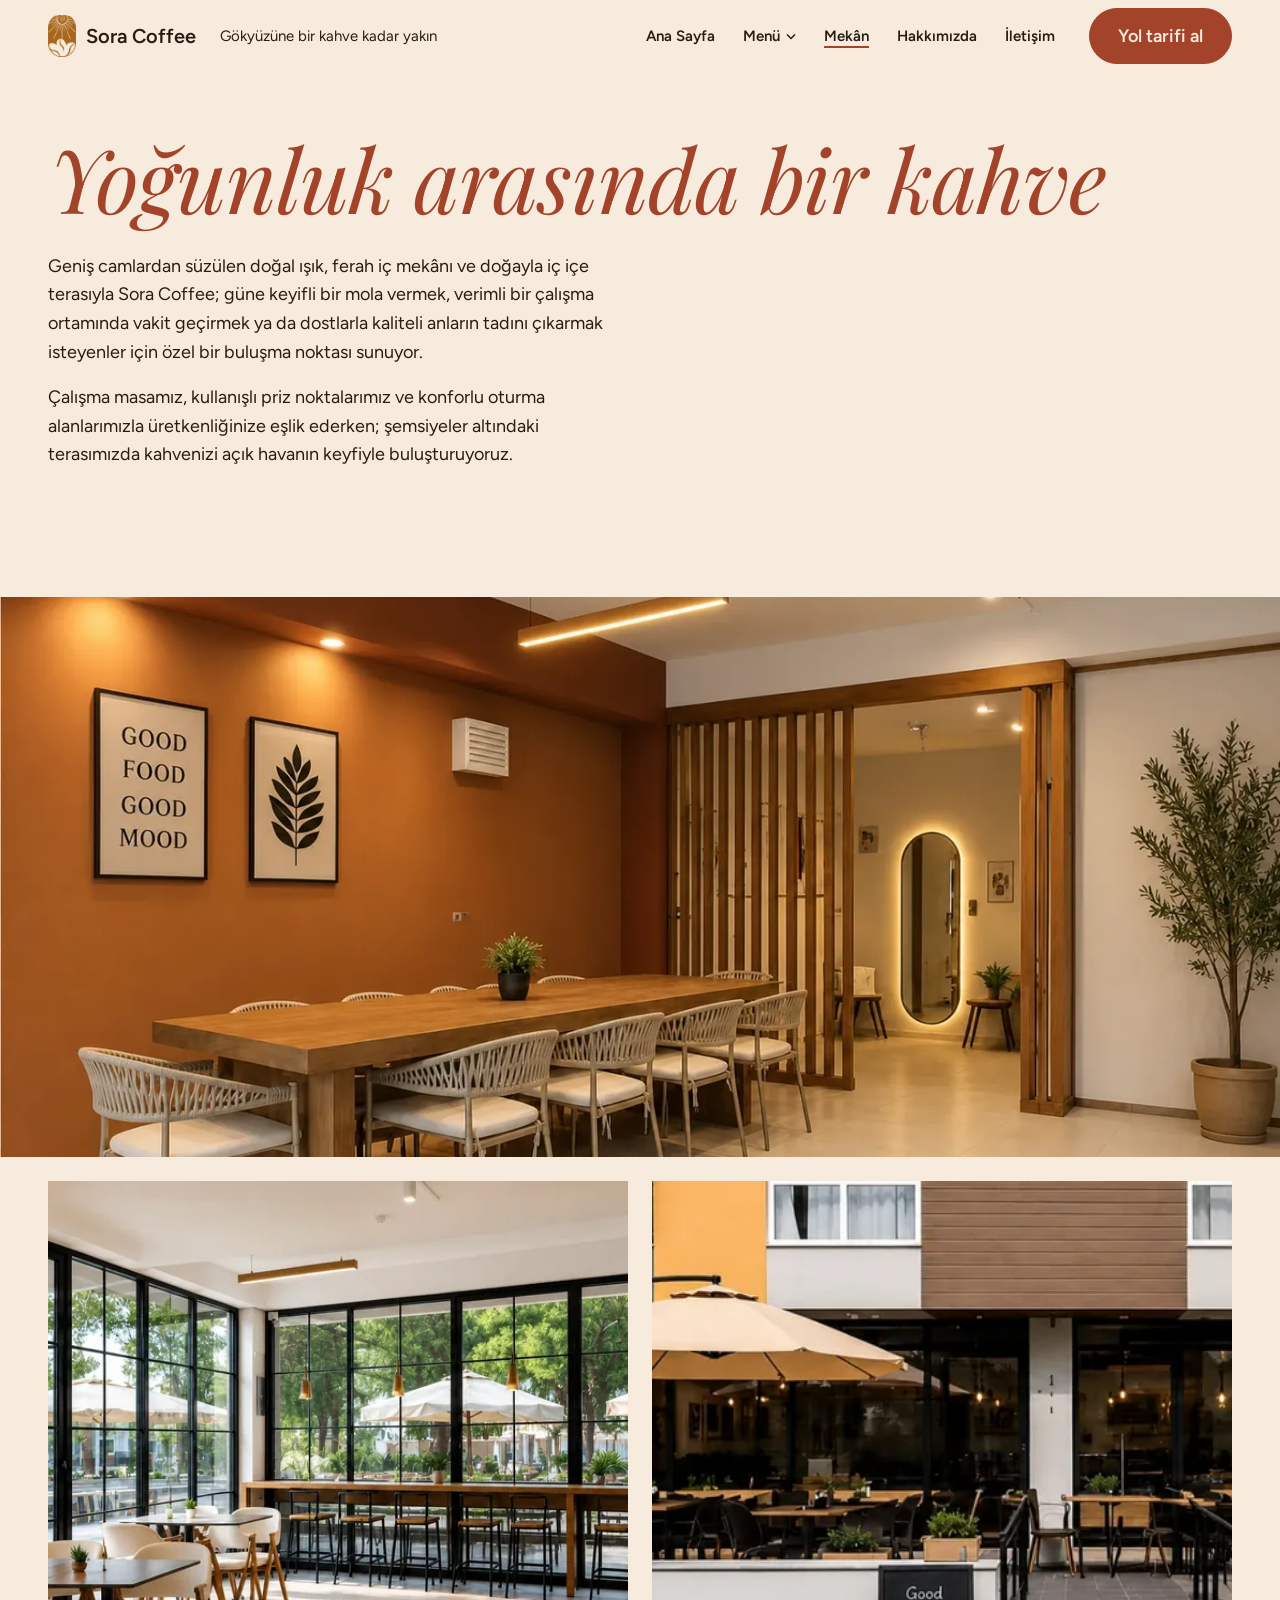
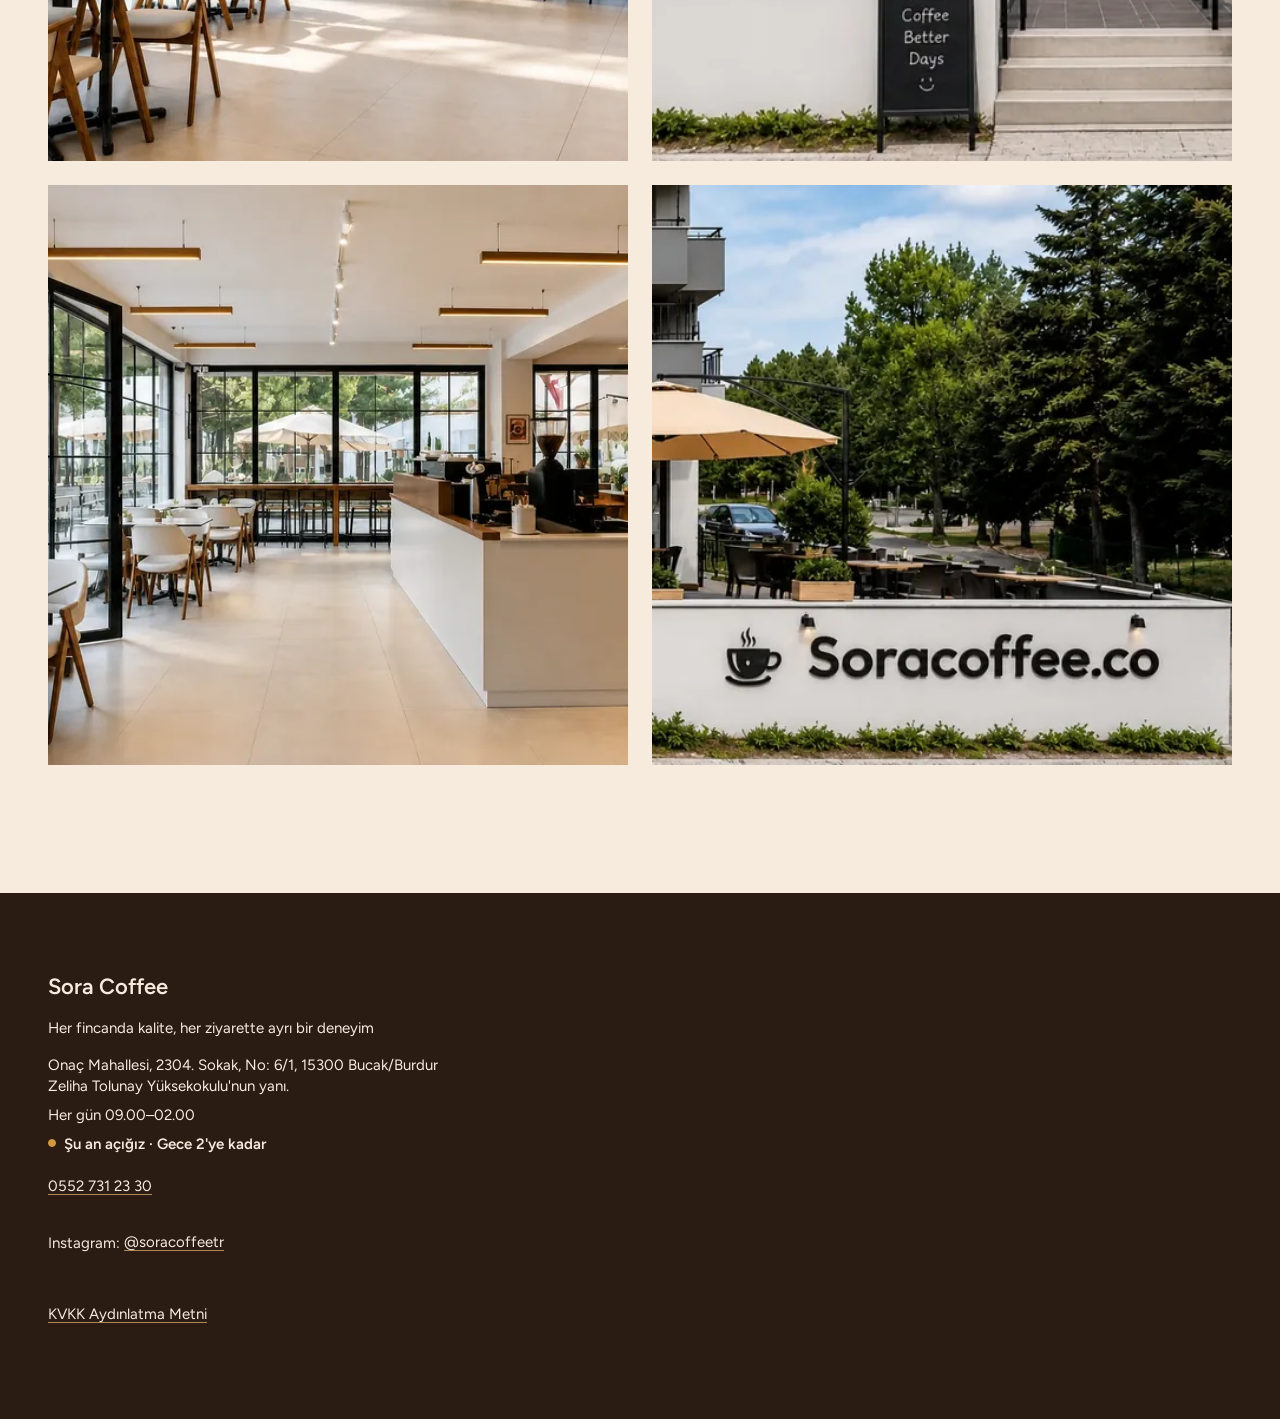
<file: mekan.html>
<!doctype html>
<html lang="tr">
<head>
  <meta charset="utf-8">
  <script>document.documentElement.classList.add('js')</script>
  <meta name="viewport" content="width=device-width, initial-scale=1, viewport-fit=cover">
  <title>Mekân | Sora Coffee Bucak · Çalışma Masası ve Teras</title>
  <meta name="description" content="Sora Coffee Bucak'ın içi: geniş ve aydınlık salon, uzun çalışma masası, cam kenarı bar ve şemsiyeli teras.">
  <link rel="icon" href="favicon-32.png" sizes="32x32" type="image/png">
  <link rel="apple-touch-icon" href="apple-touch-icon.png">
  <link rel="preload" href="fonts/figtree-latin.woff2" as="font" type="font/woff2" crossorigin>
  <link rel="preload" href="fonts/playfair-display-italic-latin.woff2" as="font" type="font/woff2" crossorigin>
  <link rel="stylesheet" href="styles.css">
  <script type="application/ld+json">
  {
    "@context": "https://schema.org",
    "@type": "CafeOrCoffeeShop",
    "name": "Sora Coffee",
    "address": {
      "@type": "PostalAddress",
      "streetAddress": "Onaç Mahallesi, 2304. Sokak, No: 6/1",
      "postalCode": "15300",
      "addressLocality": "Bucak",
      "addressRegion": "Burdur",
      "addressCountry": "TR"
    },
    "telephone": "+90 552 731 23 30",
    "openingHoursSpecification": [
      {
        "@type": "OpeningHoursSpecification",
        "dayOfWeek": [
          "Monday",
          "Tuesday",
          "Wednesday",
          "Thursday",
          "Friday",
          "Saturday",
          "Sunday"
        ],
        "opens": "09:00",
        "closes": "02:00"
      }
    ],
    "servesCuisine": [
      "Kahve",
      "Tatlı"
    ],
    "founder": [
      {
        "@type": "Person",
        "name": "Yasin Nalbant"
      },
      {
        "@type": "Person",
        "name": "Burak Eren Pancaroğlu"
      }
    ],
    "sameAs": [
      "https://www.instagram.com/soracoffeetr/"
    ],
    "hasMap": "https://www.google.com/maps/search/?api=1&query=Sora+Coffee+Bucak"
  }
  </script>
  <script src="main.js" defer></script>
</head>
<body>
  <a class="atla" href="#icerik">İçeriğe geç</a>

  <header class="ust">
    <a class="marka" href="index.html"><img class="marka-isaret" src="img/logo-isaret.png" width="30" height="42" alt="">Sora Coffee</a>
    <p class="marka-alt">Gökyüzüne bir kahve kadar yakın</p>
    <nav class="ana-nav" id="ana-nav" aria-label="Ana menü">
      <ul>
        <li><a href="index.html">Ana Sayfa</a></li>
        <li class="nav-menu">
          <a href="menu.html">Menü</a>
          <ul class="alt-menu" id="alt-menu">
            <li><a href="menu.html#sicak-kahveler">Sıcak Kahveler</a></li>
            <li><a href="menu.html#ozel-kahveler">Özel Kahveler</a></li>
            <li><a href="menu.html#soguk-icecekler">Soğuk İçecekler</a></li>
            <li><a href="menu.html#tatlilar">Tatlılar</a></li>
          </ul>
        </li>
        <li><a href="mekan.html" aria-current="page">Mekân</a></li>
        <li><a href="hakkimizda.html">Hakkımızda</a></li>
        <li><a href="iletisim.html">İletişim</a></li>
      </ul>
      <div class="nav-alt">
        <p>Gökyüzüne bir kahve kadar yakın</p>
        <p>Onaç Mahallesi, 2304. Sokak, No: 6/1, 15300 Bucak/Burdur</p>
      </div>
    </nav>
    <a class="buton buton-birincil" href="https://www.google.com/maps/dir/?api=1&amp;destination=Sora+Coffee%2C+Ona%C3%A7+Mahallesi+2304.+Sokak+No%3A+6%2F1%2C+15300+Bucak%2FBurdur">Yol tarifi al</a>
  </header>

  <main id="icerik">
    <section class="mekan-giris" aria-labelledby="mekan-baslik">
      <h1 id="mekan-baslik">Yoğunluk arasında bir kahve</h1>
      <p>Geniş camlardan süzülen doğal ışık, ferah iç mekânı ve doğayla iç içe terasıyla Sora Coffee; güne keyifli bir mola vermek, verimli bir çalışma ortamında vakit geçirmek ya da dostlarla kaliteli anların tadını çıkarmak isteyenler için özel bir buluşma noktası sunuyor.</p>
      <p>Çalışma masamız, kullanışlı priz noktalarımız ve konforlu oturma alanlarımızla üretkenliğinize eşlik ederken; şemsiyeler altındaki terasımızda kahvenizi açık havanın keyfiyle buluşturuyoruz.</p>
    </section>

    <section class="mekan-galeri" aria-label="Mekandan">
      <img class="mekan-bant" src="img/mekan-uzun-calisma-masasi.webp" srcset="img/mekan-uzun-calisma-masasi-480.webp 480w, img/mekan-uzun-calisma-masasi-800.webp 800w, img/mekan-uzun-calisma-masasi.webp 1400w" sizes="100vw" width="1400" height="943" alt="Hardal duvar önünde uzun ahşap çalışma masası ve sandalyeler; arkada LED'li oval ayna." loading="lazy" decoding="async">
      <div class="mekan-kareler">
        <img src="img/mekan-cam-kenari-bar.webp" srcset="img/mekan-cam-kenari-bar-480.webp 480w, img/mekan-cam-kenari-bar-800.webp 800w, img/mekan-cam-kenari-bar.webp 1400w" sizes="(min-width: 761px) 50vw, 50vw" width="1400" height="946" alt="Büyük camların önünde bar tabureleri ve masalar; dışarıda şemsiyeler ve ağaçlar." loading="lazy" decoding="async">
        <img src="img/mekan-teras.webp" srcset="img/mekan-teras-480.webp 480w, img/mekan-teras-800.webp 800w, img/mekan-teras.webp 1020w" sizes="(min-width: 761px) 50vw, 100vw" width="1020" height="557" alt="Şemsiyeli teras, masalar ve girişe çıkan merdiven." loading="lazy" decoding="async">
        <img src="img/mekan-tezgah.webp" srcset="img/mekan-tezgah-480.webp 480w, img/mekan-tezgah-800.webp 800w, img/mekan-tezgah.webp 1400w" sizes="(min-width: 761px) 50vw, 50vw" width="1400" height="939" alt="Espresso makinesinin durduğu tezgâh; arkada menü panosu, yanda büyük camlar." loading="lazy" decoding="async">
        <img src="img/mekan-giris-tabela.webp" srcset="img/mekan-giris-tabela-480.webp 480w, img/mekan-giris-tabela-800.webp 800w, img/mekan-giris-tabela.webp 1100w" sizes="(min-width: 761px) 50vw, 50vw" width="1100" height="677" alt="Ağaçların önünde Soracoffee.co tabelası ve şemsiyeli teras." loading="lazy" decoding="async">
      </div>
    </section>
  </main>

  <footer class="alt">
    <p class="alt-ad">Sora Coffee</p>
    <p class="alt-slogan">Her fincanda kalite, her ziyarette ayrı bir deneyim</p>
    <address>
      Onaç Mahallesi, 2304. Sokak, No: 6/1, 15300 Bucak/Burdur<br>
      Zeliha Tolunay Yüksekokulu'nun yanı.
    </address>
    <p>Her gün 09.00–02.00</p>
    <p class="durum" data-durum hidden></p>
    <p><a href="tel:+905527312330">0552 731 23 30</a></p>
    <p>Instagram: <a href="https://www.instagram.com/soracoffeetr/">@soracoffeetr</a></p>
    <p class="alt-yasal"><a href="kvkk.html">KVKK Aydınlatma Metni</a></p>
  </footer>

  <nav class="eylem-cubugu" aria-label="Hızlı eylemler">
    <a href="tel:+905527312330"><svg viewBox="0 0 24 24" aria-hidden="true" focusable="false"><path d="M6.5 3.5h3l1.5 4-2 1.5a11 11 0 0 0 6 6l1.5-2 4 1.5v3a2 2 0 0 1-2 2A16 16 0 0 1 4.5 5.5a2 2 0 0 1 2-2z"/></svg><span>Ara</span></a>
    <a class="eylem-yol" href="https://www.google.com/maps/dir/?api=1&amp;destination=Sora+Coffee%2C+Ona%C3%A7+Mahallesi+2304.+Sokak+No%3A+6%2F1%2C+15300+Bucak%2FBurdur"><svg viewBox="0 0 24 24" aria-hidden="true" focusable="false"><path d="M12 21s-6.5-6-6.5-11a6.5 6.5 0 0 1 13 0c0 5-6.5 11-6.5 11z"/><circle cx="12" cy="10" r="2.3"/></svg><span>Yol Tarifi</span></a>
    <a href="https://www.instagram.com/soracoffeetr/"><svg viewBox="0 0 24 24" aria-hidden="true" focusable="false"><rect x="3.5" y="3.5" width="17" height="17" rx="5"/><circle cx="12" cy="12" r="4"/><circle cx="17.2" cy="6.8" r="0.6"/></svg><span>Instagram</span></a>
  </nav>
</body>
</html>
</file>
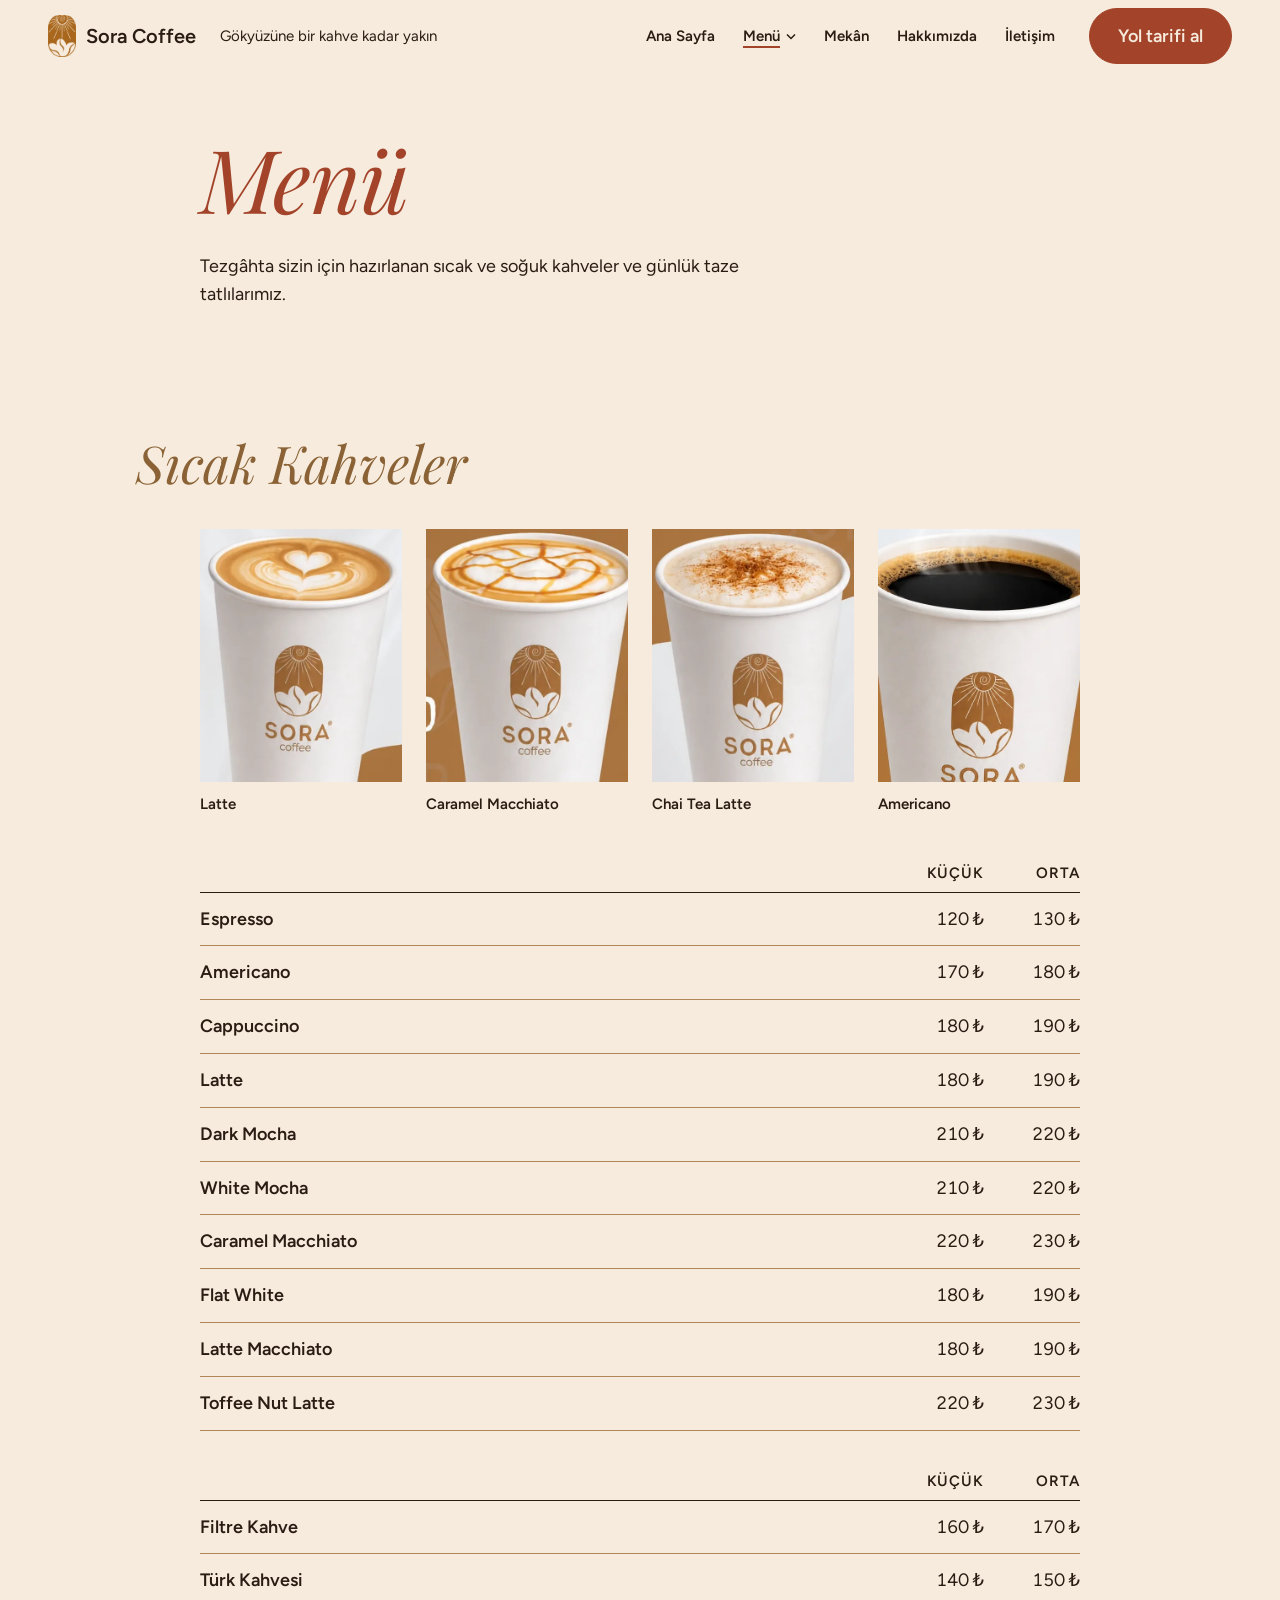
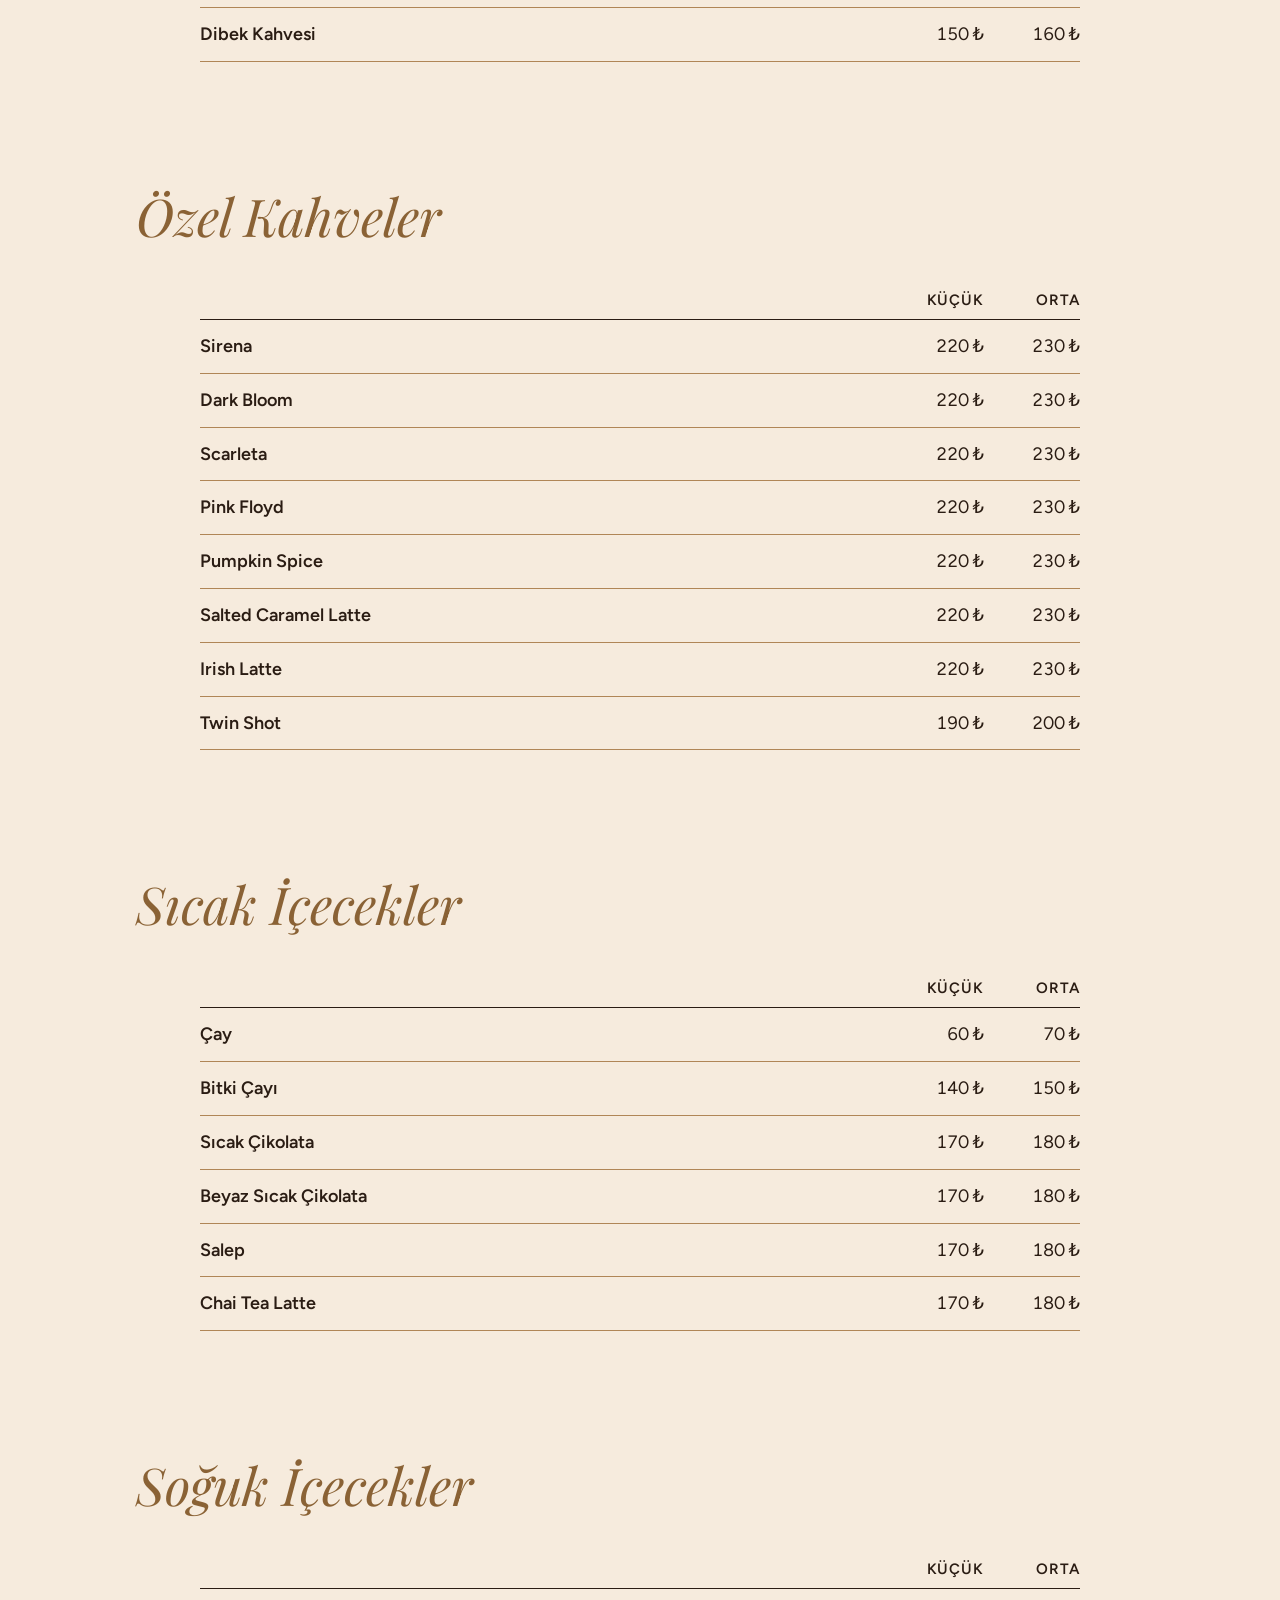
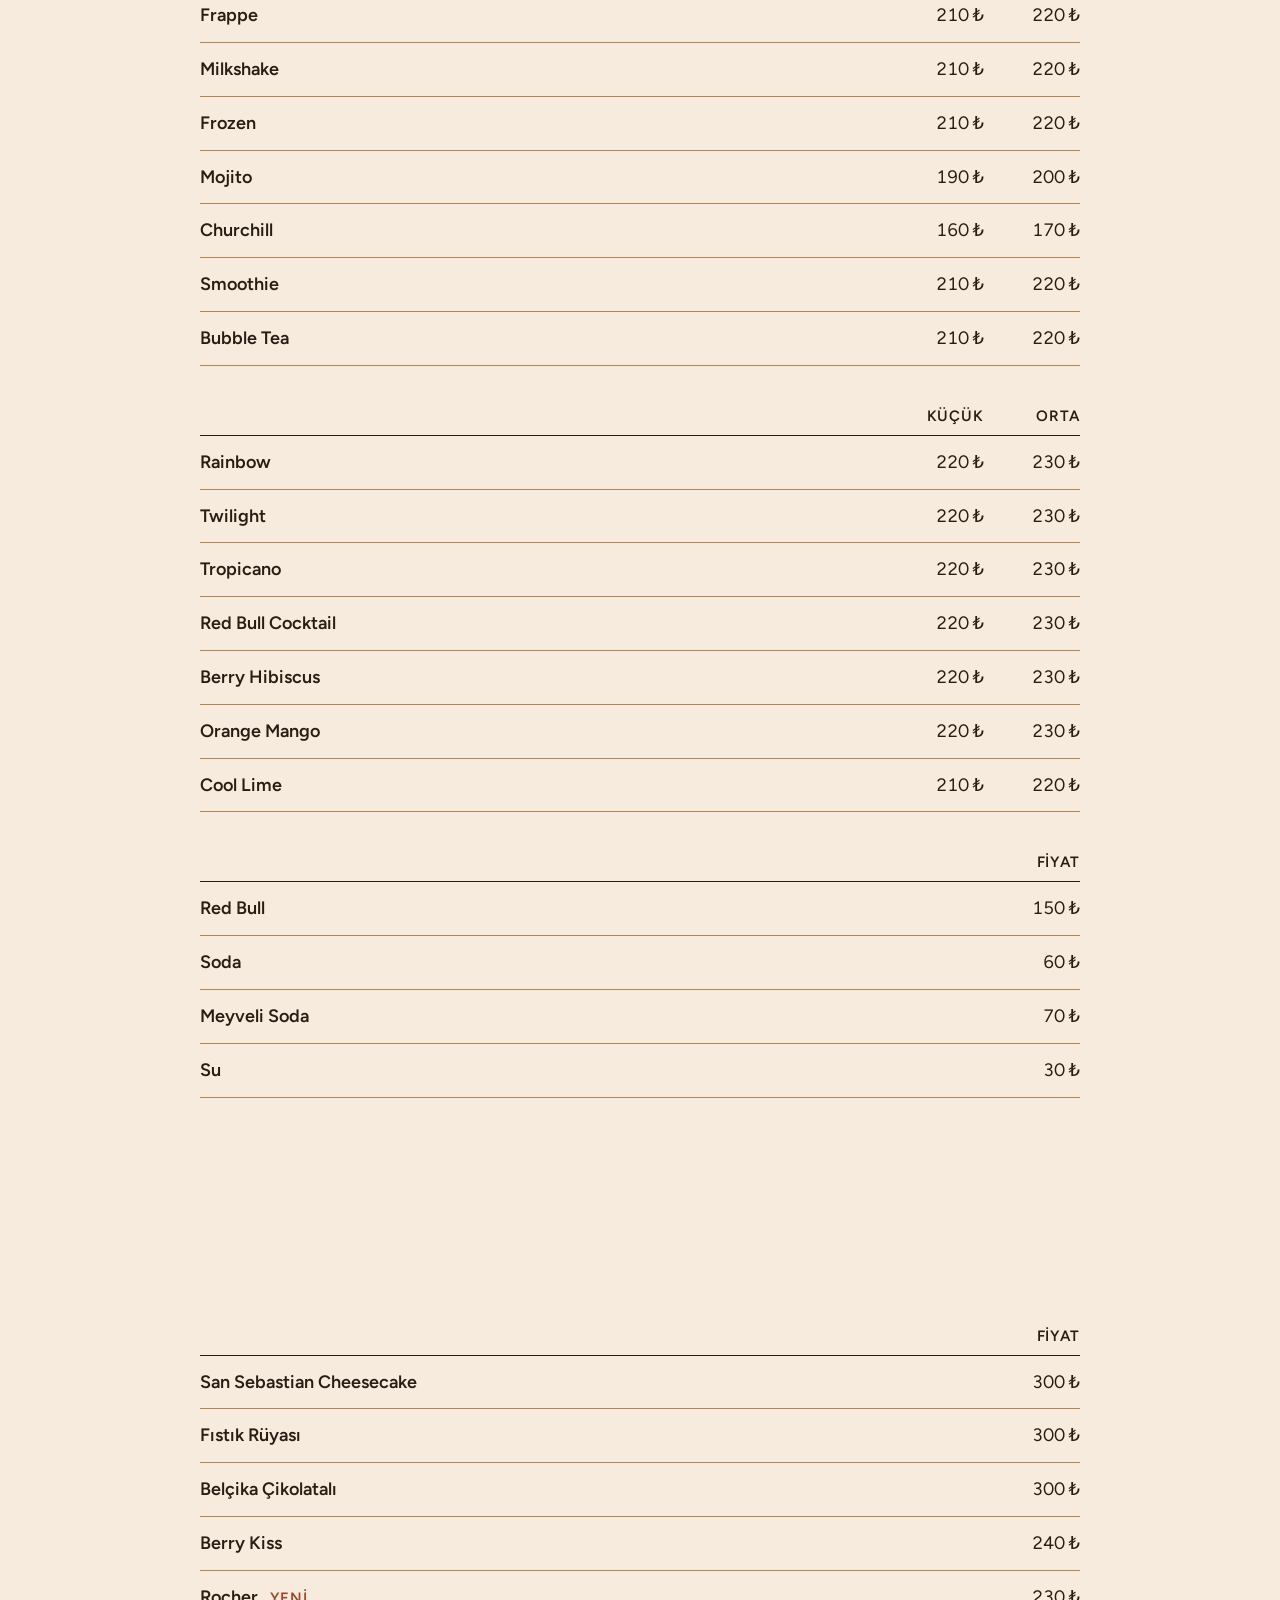
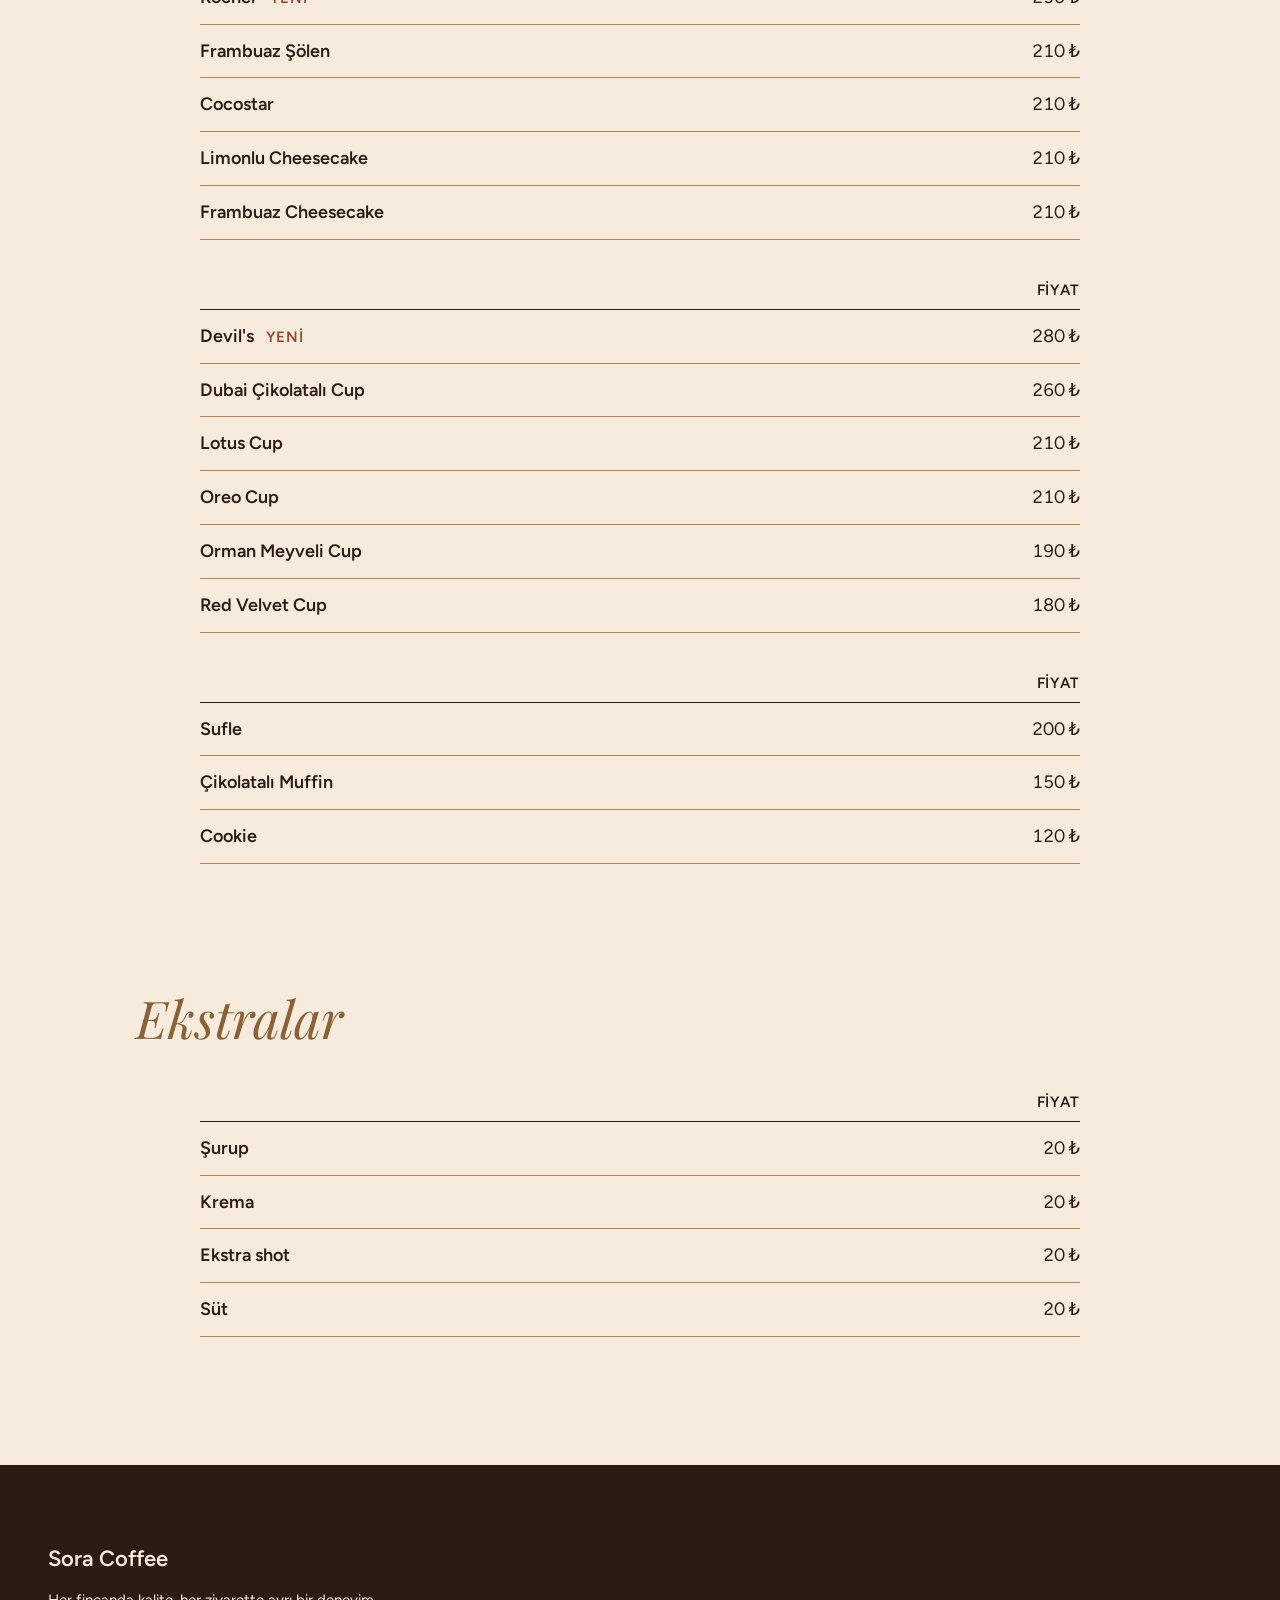
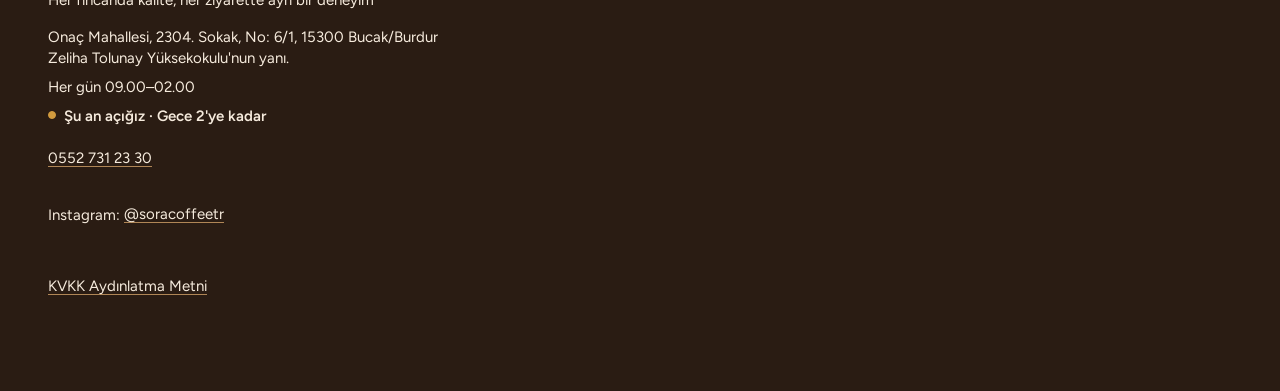
<file: menu.html>
<!doctype html>
<html lang="tr">
<head>
  <meta charset="utf-8">
  <script>document.documentElement.classList.add('js')</script>
  <meta name="viewport" content="width=device-width, initial-scale=1, viewport-fit=cover">
  <title>Menü | Sora Coffee Bucak · Kahve, Soğuk Kahve, Tatlı</title>
  <meta name="description" content="Sora Coffee Bucak menüsü ve fiyatları: espresso bazlı kahveler, özel kahveler, sıcak ve soğuk içecekler, kokteyller, günlük taze tatlılar.">
  <link rel="icon" href="favicon-32.png" sizes="32x32" type="image/png">
  <link rel="apple-touch-icon" href="apple-touch-icon.png">
  <link rel="preload" href="fonts/figtree-latin.woff2" as="font" type="font/woff2" crossorigin>
  <link rel="preload" href="fonts/playfair-display-italic-latin.woff2" as="font" type="font/woff2" crossorigin>
  <link rel="stylesheet" href="styles.css">
  <script type="application/ld+json">
  {
    "@context": "https://schema.org",
    "@type": "CafeOrCoffeeShop",
    "name": "Sora Coffee",
    "address": {
      "@type": "PostalAddress",
      "streetAddress": "Onaç Mahallesi, 2304. Sokak, No: 6/1",
      "postalCode": "15300",
      "addressLocality": "Bucak",
      "addressRegion": "Burdur",
      "addressCountry": "TR"
    },
    "telephone": "+90 552 731 23 30",
    "openingHoursSpecification": [
      {
        "@type": "OpeningHoursSpecification",
        "dayOfWeek": [
          "Monday",
          "Tuesday",
          "Wednesday",
          "Thursday",
          "Friday",
          "Saturday",
          "Sunday"
        ],
        "opens": "09:00",
        "closes": "02:00"
      }
    ],
    "servesCuisine": [
      "Kahve",
      "Tatlı"
    ],
    "founder": [
      {
        "@type": "Person",
        "name": "Yasin Nalbant"
      },
      {
        "@type": "Person",
        "name": "Burak Eren Pancaroğlu"
      }
    ],
    "sameAs": [
      "https://www.instagram.com/soracoffeetr/"
    ],
    "hasMap": "https://www.google.com/maps/search/?api=1&query=Sora+Coffee+Bucak"
  }
  </script>
  <script src="main.js" defer></script>
</head>
<body>
  <a class="atla" href="#icerik">İçeriğe geç</a>

  <header class="ust">
    <a class="marka" href="index.html"><img class="marka-isaret" src="img/logo-isaret.png" width="30" height="42" alt="">Sora Coffee</a>
    <p class="marka-alt">Gökyüzüne bir kahve kadar yakın</p>
    <nav class="ana-nav" id="ana-nav" aria-label="Ana menü">
      <ul>
        <li><a href="index.html">Ana Sayfa</a></li>
        <li class="nav-menu">
          <a href="menu.html" aria-current="page">Menü</a>
          <ul class="alt-menu" id="alt-menu">
            <li><a href="menu.html#sicak-kahveler">Sıcak Kahveler</a></li>
            <li><a href="menu.html#ozel-kahveler">Özel Kahveler</a></li>
            <li><a href="menu.html#soguk-icecekler">Soğuk İçecekler</a></li>
            <li><a href="menu.html#tatlilar">Tatlılar</a></li>
          </ul>
        </li>
        <li><a href="mekan.html">Mekân</a></li>
        <li><a href="hakkimizda.html">Hakkımızda</a></li>
        <li><a href="iletisim.html">İletişim</a></li>
      </ul>
      <div class="nav-alt">
        <p>Gökyüzüne bir kahve kadar yakın</p>
        <p>Onaç Mahallesi, 2304. Sokak, No: 6/1, 15300 Bucak/Burdur</p>
      </div>
    </nav>
    <a class="buton buton-birincil" href="https://www.google.com/maps/dir/?api=1&amp;destination=Sora+Coffee%2C+Ona%C3%A7+Mahallesi+2304.+Sokak+No%3A+6%2F1%2C+15300+Bucak%2FBurdur">Yol tarifi al</a>
  </header>

  <main id="icerik">
    <section class="menu-giris" aria-labelledby="menu-baslik">
      <h1 id="menu-baslik">Menü</h1>
      <p>Tezgâhta sizin için hazırlanan sıcak ve soğuk kahveler ve günlük taze tatlılarımız.</p>
    </section>

    <section class="kategori" id="sicak-kahveler" aria-labelledby="sicak-baslik">
      <h2 id="sicak-baslik">Sıcak Kahveler</h2>
      <ul class="one-cikanlar" aria-label="Öne çıkanlar">
          <li><figure>
            <img src="img/menu-latte.webp" width="480" height="600" alt="Kalpli süt köpüğüyle logolu bardakta latte." loading="lazy" decoding="async">
            <figcaption>Latte</figcaption>
          </figure></li>
          <li><figure>
            <img src="img/menu-caramel-macchiato.webp" width="480" height="600" alt="Üstü karamel desenli caramel macchiato." loading="lazy" decoding="async">
            <figcaption>Caramel Macchiato</figcaption>
          </figure></li>
          <li><figure>
            <img src="img/menu-chai-tea-latte.webp" width="480" height="600" alt="Tarçın serpilmiş köpüklü chai tea latte." loading="lazy" decoding="async">
            <figcaption>Chai Tea Latte</figcaption>
          </figure></li>
          <li><figure>
            <img src="img/menu-americano.webp" width="480" height="600" alt="Logolu bardakta sıcak americano." loading="lazy" decoding="async">
            <figcaption>Americano</figcaption>
          </figure></li>
      </ul>
        <table class="fiyat-listesi">
          <caption class="gorunmez">Espresso bazlı</caption>
          <thead><tr><th scope="col"><span class="gorunmez">Ürün</span></th><th scope="col">Küçük</th><th scope="col">Orta</th></tr></thead>
          <tbody>
            <tr><th scope="row">Espresso</th><td>120 ₺</td><td>130 ₺</td></tr>
            <tr><th scope="row">Americano</th><td>170 ₺</td><td>180 ₺</td></tr>
            <tr><th scope="row">Cappuccino</th><td>180 ₺</td><td>190 ₺</td></tr>
            <tr><th scope="row">Latte</th><td>180 ₺</td><td>190 ₺</td></tr>
            <tr><th scope="row">Dark Mocha</th><td>210 ₺</td><td>220 ₺</td></tr>
            <tr><th scope="row">White Mocha</th><td>210 ₺</td><td>220 ₺</td></tr>
            <tr><th scope="row">Caramel Macchiato</th><td>220 ₺</td><td>230 ₺</td></tr>
            <tr><th scope="row">Flat White</th><td>180 ₺</td><td>190 ₺</td></tr>
            <tr><th scope="row">Latte Macchiato</th><td>180 ₺</td><td>190 ₺</td></tr>
            <tr><th scope="row">Toffee Nut Latte</th><td>220 ₺</td><td>230 ₺</td></tr>
          </tbody>
        </table>
        <table class="fiyat-listesi">
          <caption class="gorunmez">Demleme kahveler</caption>
          <thead><tr><th scope="col"><span class="gorunmez">Ürün</span></th><th scope="col">Küçük</th><th scope="col">Orta</th></tr></thead>
          <tbody>
            <tr><th scope="row">Filtre Kahve</th><td>160 ₺</td><td>170 ₺</td></tr>
            <tr><th scope="row">Türk Kahvesi</th><td>140 ₺</td><td>150 ₺</td></tr>
            <tr><th scope="row">Dibek Kahvesi</th><td>150 ₺</td><td>160 ₺</td></tr>
          </tbody>
        </table>
    </section>

    <section class="kategori" id="ozel-kahveler" aria-labelledby="ozel-baslik">
      <h2 id="ozel-baslik">Özel Kahveler</h2>
        <table class="fiyat-listesi">
          <caption class="gorunmez">Özel tarifler</caption>
          <thead><tr><th scope="col"><span class="gorunmez">Ürün</span></th><th scope="col">Küçük</th><th scope="col">Orta</th></tr></thead>
          <tbody>
            <tr><th scope="row">Sirena</th><td>220 ₺</td><td>230 ₺</td></tr>
            <tr><th scope="row">Dark Bloom</th><td>220 ₺</td><td>230 ₺</td></tr>
            <tr><th scope="row">Scarleta</th><td>220 ₺</td><td>230 ₺</td></tr>
            <tr><th scope="row">Pink Floyd</th><td>220 ₺</td><td>230 ₺</td></tr>
            <tr><th scope="row">Pumpkin Spice</th><td>220 ₺</td><td>230 ₺</td></tr>
            <tr><th scope="row">Salted Caramel Latte</th><td>220 ₺</td><td>230 ₺</td></tr>
            <tr><th scope="row">Irish Latte</th><td>220 ₺</td><td>230 ₺</td></tr>
            <tr><th scope="row">Twin Shot</th><td>190 ₺</td><td>200 ₺</td></tr>
          </tbody>
        </table>
    </section>

    <section class="kategori" id="sicak-icecekler" aria-labelledby="sicak-icecek-baslik">
      <h2 id="sicak-icecek-baslik">Sıcak İçecekler</h2>
        <table class="fiyat-listesi">
          <caption class="gorunmez">Çay, çikolata ve salep</caption>
          <thead><tr><th scope="col"><span class="gorunmez">Ürün</span></th><th scope="col">Küçük</th><th scope="col">Orta</th></tr></thead>
          <tbody>
            <tr><th scope="row">Çay</th><td>60 ₺</td><td>70 ₺</td></tr>
            <tr><th scope="row">Bitki Çayı</th><td>140 ₺</td><td>150 ₺</td></tr>
            <tr><th scope="row">Sıcak Çikolata</th><td>170 ₺</td><td>180 ₺</td></tr>
            <tr><th scope="row">Beyaz Sıcak Çikolata</th><td>170 ₺</td><td>180 ₺</td></tr>
            <tr><th scope="row">Salep</th><td>170 ₺</td><td>180 ₺</td></tr>
            <tr><th scope="row">Chai Tea Latte</th><td>170 ₺</td><td>180 ₺</td></tr>
          </tbody>
        </table>
    </section>

    <section class="kategori" id="soguk-icecekler" aria-labelledby="soguk-baslik">
      <h2 id="soguk-baslik">Soğuk İçecekler</h2>
        <table class="fiyat-listesi">
          <caption class="gorunmez">Soğuk özel</caption>
          <thead><tr><th scope="col"><span class="gorunmez">Ürün</span></th><th scope="col">Küçük</th><th scope="col">Orta</th></tr></thead>
          <tbody>
            <tr><th scope="row">Frappe</th><td>210 ₺</td><td>220 ₺</td></tr>
            <tr><th scope="row">Milkshake</th><td>210 ₺</td><td>220 ₺</td></tr>
            <tr><th scope="row">Frozen</th><td>210 ₺</td><td>220 ₺</td></tr>
            <tr><th scope="row">Mojito</th><td>190 ₺</td><td>200 ₺</td></tr>
            <tr><th scope="row">Churchill</th><td>160 ₺</td><td>170 ₺</td></tr>
            <tr><th scope="row">Smoothie</th><td>210 ₺</td><td>220 ₺</td></tr>
            <tr><th scope="row">Bubble Tea</th><td>210 ₺</td><td>220 ₺</td></tr>
          </tbody>
        </table>
        <table class="fiyat-listesi">
          <caption class="gorunmez">Kokteyller</caption>
          <thead><tr><th scope="col"><span class="gorunmez">Ürün</span></th><th scope="col">Küçük</th><th scope="col">Orta</th></tr></thead>
          <tbody>
            <tr><th scope="row">Rainbow</th><td>220 ₺</td><td>230 ₺</td></tr>
            <tr><th scope="row">Twilight</th><td>220 ₺</td><td>230 ₺</td></tr>
            <tr><th scope="row">Tropicano</th><td>220 ₺</td><td>230 ₺</td></tr>
            <tr><th scope="row">Red Bull Cocktail</th><td>220 ₺</td><td>230 ₺</td></tr>
            <tr><th scope="row">Berry Hibiscus</th><td>220 ₺</td><td>230 ₺</td></tr>
            <tr><th scope="row">Orange Mango</th><td>220 ₺</td><td>230 ₺</td></tr>
            <tr><th scope="row">Cool Lime</th><td>210 ₺</td><td>220 ₺</td></tr>
          </tbody>
        </table>
        <table class="fiyat-listesi">
          <caption class="gorunmez">Meşrubat</caption>
          <thead><tr><th scope="col"><span class="gorunmez">Ürün</span></th><th scope="col">Fiyat</th></tr></thead>
          <tbody>
            <tr><th scope="row">Red Bull</th><td>150 ₺</td></tr>
            <tr><th scope="row">Soda</th><td>60 ₺</td></tr>
            <tr><th scope="row">Meyveli Soda</th><td>70 ₺</td></tr>
            <tr><th scope="row">Su</th><td>30 ₺</td></tr>
          </tbody>
        </table>
    </section>

    <section class="kategori" id="tatlilar" aria-labelledby="tatli-baslik">
      <h2 id="tatli-baslik">Tatlılar</h2>
      <table class="fiyat-listesi">
        <caption class="gorunmez">Pastalar ve cheesecake'ler</caption>
        <thead><tr><th scope="col"><span class="gorunmez">Ürün</span></th><th scope="col">Fiyat</th></tr></thead>
        <tbody>
            <tr><th scope="row">San Sebastian Cheesecake</th><td>300 ₺</td></tr>
            <tr><th scope="row">Fıstık Rüyası</th><td>300 ₺</td></tr>
            <tr><th scope="row">Belçika Çikolatalı</th><td>300 ₺</td></tr>
            <tr><th scope="row">Berry Kiss</th><td>240 ₺</td></tr>
            <tr><th scope="row">Rocher <span class="yeni">Yeni</span></th><td>230 ₺</td></tr>
            <tr><th scope="row">Frambuaz Şölen</th><td>210 ₺</td></tr>
            <tr><th scope="row">Cocostar</th><td>210 ₺</td></tr>
            <tr><th scope="row">Limonlu Cheesecake</th><td>210 ₺</td></tr>
            <tr><th scope="row">Frambuaz Cheesecake</th><td>210 ₺</td></tr>
        </tbody>
      </table>
      <table class="fiyat-listesi">
        <caption class="gorunmez">Kupta tatlılar</caption>
        <thead><tr><th scope="col"><span class="gorunmez">Ürün</span></th><th scope="col">Fiyat</th></tr></thead>
        <tbody>
            <tr><th scope="row">Devil's <span class="yeni">Yeni</span></th><td>280 ₺</td></tr>
            <tr><th scope="row">Dubai Çikolatalı Cup</th><td>260 ₺</td></tr>
            <tr><th scope="row">Lotus Cup</th><td>210 ₺</td></tr>
            <tr><th scope="row">Oreo Cup</th><td>210 ₺</td></tr>
            <tr><th scope="row">Orman Meyveli Cup</th><td>190 ₺</td></tr>
            <tr><th scope="row">Red Velvet Cup</th><td>180 ₺</td></tr>
        </tbody>
      </table>
      <table class="fiyat-listesi">
        <caption class="gorunmez">Sufle, muffin ve kurabiye</caption>
        <thead><tr><th scope="col"><span class="gorunmez">Ürün</span></th><th scope="col">Fiyat</th></tr></thead>
        <tbody>
            <tr><th scope="row">Sufle</th><td>200 ₺</td></tr>
            <tr><th scope="row">Çikolatalı Muffin</th><td>150 ₺</td></tr>
            <tr><th scope="row">Cookie</th><td>120 ₺</td></tr>
        </tbody>
      </table>
    </section>

    <section class="kategori" id="ekstralar" aria-labelledby="ekstra-baslik">
      <h2 id="ekstra-baslik">Ekstralar</h2>
        <table class="fiyat-listesi">
          <caption class="gorunmez">İçeceğinize ekleyin</caption>
          <thead><tr><th scope="col"><span class="gorunmez">Ürün</span></th><th scope="col">Fiyat</th></tr></thead>
          <tbody>
            <tr><th scope="row">Şurup</th><td>20 ₺</td></tr>
            <tr><th scope="row">Krema</th><td>20 ₺</td></tr>
            <tr><th scope="row">Ekstra shot</th><td>20 ₺</td></tr>
            <tr><th scope="row">Süt</th><td>20 ₺</td></tr>
          </tbody>
        </table>
    </section>
  </main>

  <footer class="alt">
    <p class="alt-ad">Sora Coffee</p>
    <p class="alt-slogan">Her fincanda kalite, her ziyarette ayrı bir deneyim</p>
    <address>
      Onaç Mahallesi, 2304. Sokak, No: 6/1, 15300 Bucak/Burdur<br>
      Zeliha Tolunay Yüksekokulu'nun yanı.
    </address>
    <p>Her gün 09.00–02.00</p>
    <p class="durum" data-durum hidden></p>
    <p><a href="tel:+905527312330">0552 731 23 30</a></p>
    <p>Instagram: <a href="https://www.instagram.com/soracoffeetr/">@soracoffeetr</a></p>
    <p class="alt-yasal"><a href="kvkk.html">KVKK Aydınlatma Metni</a></p>
  </footer>

  <nav class="eylem-cubugu" aria-label="Hızlı eylemler">
    <a href="tel:+905527312330"><svg viewBox="0 0 24 24" aria-hidden="true" focusable="false"><path d="M6.5 3.5h3l1.5 4-2 1.5a11 11 0 0 0 6 6l1.5-2 4 1.5v3a2 2 0 0 1-2 2A16 16 0 0 1 4.5 5.5a2 2 0 0 1 2-2z"/></svg><span>Ara</span></a>
    <a class="eylem-yol" href="https://www.google.com/maps/dir/?api=1&amp;destination=Sora+Coffee%2C+Ona%C3%A7+Mahallesi+2304.+Sokak+No%3A+6%2F1%2C+15300+Bucak%2FBurdur"><svg viewBox="0 0 24 24" aria-hidden="true" focusable="false"><path d="M12 21s-6.5-6-6.5-11a6.5 6.5 0 0 1 13 0c0 5-6.5 11-6.5 11z"/><circle cx="12" cy="10" r="2.3"/></svg><span>Yol Tarifi</span></a>
    <a href="https://www.instagram.com/soracoffeetr/"><svg viewBox="0 0 24 24" aria-hidden="true" focusable="false"><rect x="3.5" y="3.5" width="17" height="17" rx="5"/><circle cx="12" cy="12" r="4"/><circle cx="17.2" cy="6.8" r="0.6"/></svg><span>Instagram</span></a>
  </nav>
</body>
</html>
</file>
<file: styles.css>
/* Sora Coffee — tek stil dosyası.
   Tek doğru kaynak: DESIGN.md. Buradaki her sayı oradan gelir. */

/* ==========================================================
   1. Değişkenler — yalnızca burada, bir kez tanımlı
   ========================================================== */
:root {
  /* Renk (DESIGN.md › RENK) */
  --krem: #F6EBDD;
  --espresso: #2A1C13;
  --terrakota: #A3442A;
  --karamel: #B08656;
  --karamel-koyu: #8A6235;
  --hardal: #D19A3E;
  --terrakota-koyu: #8C3A24;   /* hover: terrakotadan bir ton koyu */
  --krem-koyu: #ECDDCA;        /* hover: kremden bir ton koyu */
  --golge: 0 8px 24px rgba(42, 28, 19, 0.12); /* yalnızca açılır menü */

  /* Karakterler (DESIGN.md › TİPOGRAFİ) */
  --font-display: "Playfair Display", "Iowan Old Style", Georgia, serif;
  --font-metin: Figtree, system-ui, -apple-system, "Segoe UI", sans-serif;

  /* Punto ölçeği — telefon (390px) ile masaüstü (1200px) arası doğrusal:
     390px'te DESIGN.md'nin telefon değeri, 1200px ve üstünde masaüstü değeri. */
  --h1: clamp(52px, 52px + 36 * (100vw - 390px) / 810, 88px);   /* Playfair geniş: biraz küçük */
  --h1-satir: 0.95;
  --h1-aralik: -0.01em;
  --h2: clamp(34px, 34px + 18 * (100vw - 390px) / 810, 52px);
  --h2-satir: 1;
  --h3: clamp(20px, 20px + 2 * (100vw - 390px) / 810, 22px);
  --h3-satir: 1.3;
  --govde: clamp(17px, 17px + 1 * (100vw - 390px) / 810, 18px);
  --govde-satir: 1.6;
  --kucuk: 15px;
  --kucuk-satir: 1.4;
  --rakam: clamp(120px, 120px + 120 * (100vw - 390px) / 810, 240px);
  --rakam-satir: 0.9;
  /* DESIGN.md: 66ch (50–75 harf). Figtree'de 66ch ≈ 95 harf ediyor;
     31em, 18px gövdede satır başına en fazla ~72 harf veriyor (ölçüldü). */
  --olcu: 31em;

  /* Boşluk (DESIGN.md › BOŞLUK VE DOKUNMA) */
  --bolum: clamp(72px, 72px + 56 * (100vw - 390px) / 810, 128px);
  --kenar: 48px;              /* telefonda 24px — aşağıdaki medya sorgusu */
  --icerik: 1200px;
  --yan: max(var(--kenar), calc((100% - var(--icerik)) / 2));
  --ust-baslik: 72px;
  --dokunma: 48px;
  --satir-mobil: 56px;
  --dokunma-ara: 8px;
  --buton-boy: 56px;
  --buton-yaricap: 28px;
  --cerit-boy: 420px;
  --eylem-cubugu: 64px;
  --cerit-ara: 4px;
  --sutun-ara: 24px;
  --sarkma: 64px;

  /* Hareket (DESIGN.md › HAREKET) */
  --egri: cubic-bezier(0.2, 0, 0, 1);
  --arayuz: 180ms;
  --giris: 350ms;
}

@media (max-width: 600px) {
  :root { --kenar: 24px; --sarkma: 24px; }
}

/* ==========================================================
   2. Fontlar — yerel dosyalar, Türkçe için latin + latin-ext
   ========================================================== */
@font-face {
  font-family: Figtree;
  font-style: normal;
  font-weight: 400 600;
  font-display: swap;
  src: url(fonts/figtree-latin.woff2) format("woff2");
  unicode-range: U+0000-00FF, U+0131, U+0152-0153, U+02BB-02BC, U+02C6, U+02DA, U+02DC, U+0304, U+0308, U+0329, U+2000-206F, U+20AC, U+2122, U+2191, U+2193, U+2212, U+2215, U+FEFF, U+FFFD;
}
@font-face {
  font-family: Figtree;
  font-style: normal;
  font-weight: 400 600;
  font-display: swap;
  src: url(fonts/figtree-latin-ext.woff2) format("woff2");
  unicode-range: U+0100-02BA, U+02BD-02C5, U+02C7-02CC, U+02CE-02D7, U+02DD-02FF, U+0304, U+0308, U+0329, U+1D00-1DBF, U+1E00-1E9F, U+1EF2-1EFF, U+2020, U+20A0-20AB, U+20AD-20C4, U+2113, U+2C60-2C7F, U+A720-A7FF;
}

@font-face {
  font-family: "Playfair Display";
  font-style: italic;
  font-weight: 400;
  font-display: swap;
  src: url(fonts/playfair-display-italic-latin.woff2) format("woff2");
  unicode-range: U+0000-00FF, U+0131, U+0152-0153, U+02BB-02BC, U+02C6, U+02DA, U+02DC, U+0304, U+0308, U+0329, U+2000-206F, U+20AC, U+2122, U+2191, U+2193, U+2212, U+2215, U+FEFF, U+FFFD;
}
@font-face {
  font-family: "Playfair Display";
  font-style: italic;
  font-weight: 400;
  font-display: swap;
  src: url(fonts/playfair-display-italic-latin-ext.woff2) format("woff2");
  unicode-range: U+0100-02BA, U+02BD-02C5, U+02C7-02CC, U+02CE-02D7, U+02DD-02FF, U+0304, U+0308, U+0329, U+1D00-1DBF, U+1E00-1E9F, U+1EF2-1EFF, U+2020, U+20A0-20AB, U+20AD-20C4, U+2113, U+2C60-2C7F, U+A720-A7FF;
}

/* ==========================================================
   3. Temel
   ========================================================== */
*, *::before, *::after { box-sizing: border-box; }

/* hidden özelliği, display veren sınıflardan (ör. .buton) her zaman güçlü */
[hidden] { display: none !important; }

html {
  overflow-x: clip;
  -webkit-text-size-adjust: 100%;
  text-size-adjust: 100%;
  scroll-padding-top: calc(var(--ust-baslik) + 24px);
}

body {
  margin: 0;
  padding-top: var(--ust-baslik);
  font-family: var(--font-metin);
  font-size: var(--govde);
  line-height: var(--govde-satir);
  font-weight: 400;
  color: var(--espresso);
  background: var(--krem);
  font-synthesis: none;
  text-rendering: optimizeLegibility;
}

h1, h2, h3, p, dl, dd, figure, ul, address { margin: 0; }
ul { padding: 0; list-style: none; }
address { font-style: normal; }

img, iframe { display: block; max-width: 100%; }
img { height: auto; }

p, dd, address, figcaption { max-width: var(--olcu); }

/* Display yalnızca: h1, bölüm başlıkları (h2), "02:00" ve menü kategori başlıkları */
h1, h2 {
  font-family: var(--font-display);
  font-weight: 400;
  font-style: italic;
  text-wrap: balance;
}
h1 {
  font-size: var(--h1);
  line-height: var(--h1-satir);
  letter-spacing: var(--h1-aralik);
}
h2 {
  font-size: var(--h2);
  line-height: var(--h2-satir);
}
h3 {
  font-family: var(--font-metin);
  font-size: var(--h3);
  line-height: var(--h3-satir);
  font-weight: 600;
}

/* Alt yazı / etiket */
figcaption,
.etiket,
.marka-alt,
.fiyat,
.durum {
  font-size: var(--kucuk);
  line-height: var(--kucuk-satir);
}

/* Linkler terrakota; üzerine gelince alt çizginin kalınlığı değil rengi değişir */
a {
  color: var(--terrakota);
  text-underline-offset: 0.18em;
  text-decoration-thickness: 1px;
  text-decoration-color: var(--karamel);
}
a:hover { text-decoration-color: currentColor; }
a[href^="tel:"] { white-space: nowrap; }

:focus-visible { outline: 2px solid currentColor; outline-offset: 3px; }

.atla {
  position: absolute;
  left: var(--kenar);
  top: 8px;
  z-index: 100;
  padding: 12px 16px;
  font-weight: 600;
  background: var(--krem);
  transform: translateY(-200%);
}
.atla:focus { transform: none; }

/* Açık/kapalı göstergesi — Figtree 600 */
.durum { font-weight: 600; }
.durum-nokta {
  display: inline-block;
  width: 8px;
  height: 8px;
  margin-right: 8px;
  border-radius: 50%;
  border: 1.5px solid var(--terrakota);
  vertical-align: 0.1em;
}
.durum-acik .durum-nokta { background: var(--terrakota); }

/* ==========================================================
   4. Butonlar — 56px, hap, Figtree 600 18px
   ========================================================== */
.buton {
  display: inline-flex;
  align-items: center;
  justify-content: center;
  min-height: var(--buton-boy);
  padding: 0 28px;
  border: 1.5px solid currentColor;
  border-radius: var(--buton-yaricap);
  font-family: var(--font-metin);
  font-size: var(--govde);
  font-weight: 600;
  line-height: 1;
  text-decoration: none;
  white-space: nowrap;
  cursor: pointer;
}
.buton-birincil {
  background: var(--terrakota);
  border-color: var(--terrakota);
  color: var(--krem);
}
.buton-birincil:hover { background: var(--terrakota-koyu); border-color: var(--terrakota-koyu); }
.buton-ikincil {
  background: transparent;
  border-color: var(--espresso);
  color: var(--espresso);
}
.buton-ikincil:hover { background: var(--krem-koyu); }
.buton-krem {
  background: var(--krem);
  border-color: var(--krem);
  color: var(--terrakota);
}
.buton-krem:hover { background: var(--krem-koyu); border-color: var(--krem-koyu); }
.butonlar {
  display: flex;
  flex-wrap: wrap;
  gap: 12px;
}

/* ==========================================================
   5. Üst başlık — sabit, 72px
   ========================================================== */
.ust {
  position: fixed;
  inset: 0 0 auto 0;
  z-index: 50;
  height: var(--ust-baslik);
  display: grid;
  grid-template-columns: auto auto 1fr auto;
  align-items: center;
  column-gap: var(--sutun-ara);
  padding-inline: var(--yan);
  background: var(--krem);
}
.marka {
  display: inline-flex;
  align-items: center;
  gap: 10px;
  min-height: var(--dokunma);
  color: var(--espresso);
  font-weight: 600;
  font-size: 20px;
  line-height: 1.2;
  text-decoration: none;
  white-space: nowrap;
}
.marka-alt { white-space: nowrap; }
.marka-isaret { width: auto; height: 42px; flex: none; }

.ana-nav { justify-self: end; }
.ana-nav > ul {
  display: flex;
  gap: var(--dokunma-ara);
}
.ana-nav a,
.alt-ac {
  display: inline-flex;
  align-items: center;
  min-height: var(--dokunma);
  padding: 0 10px;
  font: 600 var(--kucuk) / var(--kucuk-satir) var(--font-metin);
  color: var(--espresso);
  text-decoration: none;
}
.ana-nav a:hover,
.alt-ac:hover { color: var(--terrakota); }
.ana-nav a[aria-current="page"],
.alt-ac[data-gecerli] {
  text-decoration: underline;
  text-decoration-color: var(--terrakota);
  text-decoration-thickness: 1.5px;
  text-underline-offset: 0.35em;
}
.nav-alt { display: none; }

/* Menü ▾ açılır alt menü */
.nav-menu { position: relative; }
.alt-ac {
  gap: 6px;
  border: 0;
  background: none;
  cursor: pointer;
}
.alt-ac svg { width: 10px; height: 10px; }
.alt-ac[aria-expanded="true"] svg { transform: rotate(180deg); }

.alt-menu {
  position: absolute;
  top: 100%;
  left: 0;
  min-width: 220px;
  padding: 8px;
  background: var(--krem);
  box-shadow: var(--golge);
  border-radius: 4px;
  visibility: hidden;
  opacity: 0;
}
.alt-menu a { display: flex; width: 100%; }
/* JS yokken: üzerine gelme / odakla açılır. JS varken yalnızca tıklama. */
html:not(.js) .nav-menu:hover .alt-menu,
html:not(.js) .nav-menu:focus-within .alt-menu,
.nav-menu.acik .alt-menu { visibility: visible; opacity: 1; }

/* Mobil eylem çubuğu — telefonda (aşama 4) */
.eylem-cubugu { display: none; }

/* ==========================================================
   6. Bölümler ve ritim
   ========================================================== */
main > * {
  padding-inline: var(--yan);
}
main > * + * { margin-top: var(--bolum); }
main { padding-top: 64px; padding-bottom: var(--bolum); }

/* İçerik ızgarası: 12 sütun */
.izgara,
.hero,
.neden-biz,
.san-sebastian,
.hakkimizda,
.iletisim-giris {
  display: grid;
  grid-template-columns: repeat(12, minmax(0, 1fr));
  column-gap: var(--sutun-ara);
}

/* ---------- Ana Sayfa ---------- */

/* Hero 7/5: foto sağ kenara taşar */
.hero {
  padding-right: 0;
  margin-top: -16px;
  align-items: center;
}
.hero-metin {
  grid-column: 1 / span 7;
  grid-row: 1;
  position: relative;
  z-index: 1;
  padding-block: 48px;
}
.hero-foto {
  grid-column: 8 / -1;
  grid-row: 1;
}
.hero-foto img { width: 100%; }


/* Kenardan kenara mekan şeridi */
.mekan-seridi {
  padding-inline: 0;
  display: grid;
  grid-template-columns: repeat(3, minmax(0, 1fr));
  gap: var(--cerit-ara);
}
.mekan-seridi img {
  width: 100%;
  height: var(--cerit-boy);
  object-fit: cover;
}
.mekan-seridi figcaption {
  padding: 12px var(--kenar) 0;
}

/* Neden biz: başlık solda, metin sağda kayık */
.neden-biz h2 { grid-column: 1 / span 4; }
.neden-metin { grid-column: 6 / -1; }
.neden-metin p + p,
.mekan-giris p + p { margin-top: 16px; }


/* San Sebastian: görsel solda içeriden, metin sağda aşağıda */
.san-sebastian { align-items: center; }
.san-sebastian > figure { grid-column: 1 / span 6; }
.san-sebastian img { width: 100%; }
.san-sebastian > div { grid-column: 8 / -1; }
.san-sebastian h2 + p { margin-top: 24px; }
.san-sebastian p + p { margin-top: 24px; }


/* Çağrı */
.cagri p { margin-top: 24px; }
.cagri p + p { margin-top: 32px; }

/* ---------- Menü ---------- */
.menu-giris p,
.mekan-giris p { margin-top: 32px; }

.menu-giris,
.kategori {
  --menu-sutun: 880px;
  padding-inline: max(calc(var(--kenar) + var(--sarkma)), calc((100% - var(--menu-sutun)) / 2));
}
.kategori h2 { margin-left: calc(-1 * var(--sarkma)); }
.kategori h2 + * { margin-top: 40px; }

.kalemler > li + li { margin-top: 40px; }
.kalem {
  display: grid;
  grid-template-columns: 120px minmax(0, 1fr) auto;
  column-gap: 32px;
  align-items: center;
}
.kalem-metin p { margin-top: 4px; }
.fiyat {
  text-align: right;
  white-space: nowrap;
  font-weight: 400;
}

/* ---------- Mekan: kenardan kenara bant + 2×2 kareler, alt yazısız ---------- */
.mekan-galeri { padding-inline: 0; }
.mekan-galeri img {
  display: block;
  width: 100%;
  object-fit: cover;
}
.mekan-bant { height: 560px; }
.mekan-kareler {
  display: grid;
  grid-template-columns: repeat(2, minmax(0, 1fr));
  gap: var(--sutun-ara);
  margin-top: var(--sutun-ara);
  padding-inline: var(--yan);
}
.mekan-kareler img { aspect-ratio: 1 / 1; }
figure figcaption { margin-top: 12px; }

/* ---------- Hakkımızda ---------- */
.hakkimizda { row-gap: 64px; align-items: start; }
.hakkimizda h1 { grid-column: 1 / -1; }
/* Kurucu portreleri alt alta */
.portreler {
  grid-column: 1 / span 5;
  display: grid;
  grid-template-columns: minmax(0, 1fr);
  row-gap: 48px;
  align-items: start;
}
.portre img { width: 100%; }
.hk-metin { grid-column: 4 / -1; }  /* portreler şimdilik yok */
.hk-metin p + p { margin-top: 24px; }
/* Terrakota imza satırı (Hakkımızda, İletişim saatleri) */
.hk-metin .hk-imza,
.bilgi .imza {
  font-weight: 600;
  color: var(--terrakota);
}
.hk-metin .hk-imza { margin-top: 32px; }

/* ---------- İletişim ---------- */
/* Geniş yatay tabela fotoğrafı başlığın üstünde; kadraj tabelaya (alta) odaklı */
.iletisim-giris figure { grid-column: 1 / -1; grid-row: 1; }
.iletisim-giris h1 { grid-column: 1 / -1; grid-row: 2; margin-top: 56px; }

.bilgi {
  display: grid;
  grid-template-columns: repeat(12, minmax(0, 1fr));
  column-gap: var(--sutun-ara);
}
.bilgi > * { grid-column: 1 / span 6; }
.bilgi > * + * { margin-top: 16px; }
.bilgi .buton { margin-top: 8px; }
.bilgi .harita {
  grid-column: 7 / -1;
  grid-row: 1 / span 4;
  margin-top: 0;
  width: 100%;
  height: 100%;
  min-height: 360px;
  border: 0;
}
main > .bilgi + .bilgi { margin-top: 80px; }
.etiket {
  font-family: var(--font-metin);
  font-weight: 600;
  letter-spacing: 0.06em;
  text-transform: uppercase;
}
.buyuk-bilgi {
  font-size: var(--h3);
  line-height: var(--h3-satir);
  font-weight: 600;
}
.bant p + p { margin-top: 24px; }


/* ==========================================================
   7. Alt bilgi
   ========================================================== */
.alt {
  display: grid;
  grid-template-columns: repeat(12, minmax(0, 1fr));
  column-gap: var(--sutun-ara);
  row-gap: 8px;
  padding: 80px var(--yan);
  background: var(--espresso);
  color: var(--krem);
  font-size: var(--kucuk);
  line-height: var(--kucuk-satir);
}
.alt > * { grid-column: 1 / span 6; }
.alt-ad {
  font-weight: 600;
  font-size: var(--h3);
  line-height: var(--h3-satir);
  margin-bottom: 8px;
}
.alt a {
  display: inline-flex;
  align-items: center;
  min-height: var(--dokunma);
}
.alt a { color: var(--krem); }
.alt .durum-nokta { border-color: var(--hardal); }
.alt .durum-acik .durum-nokta { background: var(--hardal); }

/* ==========================================================
   8. Fotoğraflar: düz kenarlı kare ve dikdörtgenler (sahibin isteği).
   Kemer formu yalnızca logoda kalır.
   ========================================================== */
/* Giriş animasyonundaki 1,04 ölçek fotoğraf kutusundan taşmasın */
.hero-foto { overflow: hidden; }
.hero h1 { position: relative; z-index: 2; }
/* Başlık renkleri (ana sayfa başlığıyla uyumlu toprak tonları):
   sayfa başlıkları (h1) terrakota 5,2:1, bölüm başlıkları (h2) koyu karamel 4,6:1.
   Küçük etiket başlıkları ve KVKK alt başlıkları metin renginde kalır;
   koyu San Sebastian bandında h2 açık karamel (5,0:1). */
h1 { color: var(--terrakota); }
h2 { color: var(--karamel-koyu); }
h2.etiket,
.metin-sayfa h2 { color: var(--espresso); font-style: normal; }
.san-sebastian h2 { color: var(--karamel); }

/* Ana sayfa başlığı iki toprak tonunda: terrakota (5,2:1) ve koyu karamel (4,6:1) */
.hero h1 .h1-ilk { color: var(--terrakota); }
.hero h1 .h1-ikinci { color: var(--karamel-koyu); }

.iletisim-giris img {
  width: 100%;
  aspect-ratio: 12 / 5;
  object-fit: cover;
  object-position: 50% 80%;
}

/* Menü kalemleri arasında ince karamel çizgi */
.kalemler > li + li {
  padding-top: 40px;
  border-top: 1px solid var(--karamel);
}



/* ==========================================================
   10. Terrakota bant — İletişim
   ========================================================== */
main > .bant {
  margin-top: var(--bolum);
  padding-block: 96px;
  background: var(--terrakota);
  color: var(--krem);
}
.bant p:first-child {
  font-size: var(--h3);
  line-height: var(--h3-satir);
  font-weight: 600;
}
main:has(> .bant:last-child) { padding-bottom: 0; }

/* ==========================================================
   11. Hareket — yalnızca transform ve opacity; tüm girişler
   prefers-reduced-motion: no-preference içinde. Gizli başlangıç
   durumu yalnızca html.js altında (head'deki ilk betik ekler).
   ========================================================== */
@media (prefers-reduced-motion: no-preference) {
  /* Arayüz geri bildirimi: 150–250ms */
  a { transition: text-decoration-color var(--arayuz) var(--egri); }
  .ana-nav a,
  .alt-ac { transition: color 150ms var(--egri); }
  .buton {
    transition: background-color var(--arayuz) var(--egri),
                border-color var(--arayuz) var(--egri),
                transform var(--arayuz) var(--egri);
  }
  .buton:active { transform: scale(0.97); }
  .alt-ac svg { transition: transform var(--arayuz) var(--egri); }
  @media (max-width: 1100px) {
    html.js .ana-nav { transition: opacity 200ms var(--egri), visibility 0s 200ms; }
    html.menu-acik .ana-nav { transition: opacity 200ms var(--egri), visibility 0s; }
  }

  /* Açılır menü: opacity + translateY(-6px → 0), 200ms */
  .alt-menu {
    transform: translateY(-6px);
    transition: opacity 200ms var(--egri), transform 200ms var(--egri), visibility 0s 200ms;
  }
  html:not(.js) .nav-menu:hover .alt-menu,
  html:not(.js) .nav-menu:focus-within .alt-menu,
  .nav-menu.acik .alt-menu {
    transform: none;
    transition: opacity 200ms var(--egri), transform 200ms var(--egri), visibility 0s;
  }

  /* Hero girişi: h1 450ms; foto 500ms, 80ms gecikmeli. Butonlar sabit. */
  html.js .hero h1 { animation: yukari16 450ms var(--egri) both; }
  html.js .hero-foto img { animation: foto-gir 500ms var(--egri) 80ms both; }

  /* Bölüm başlığı ve ilk görsel ekrana girince bir kez: 350ms */
  html.js .goster {
    opacity: 0;
    transform: translateY(12px);
    transition: opacity var(--giris) var(--egri), transform var(--giris) var(--egri);
  }
  html.js .goster.gorundu { opacity: 1; transform: none; }

}

@keyframes yukari16 {
  from { opacity: 0; transform: translateY(16px); }
  to { opacity: 1; transform: none; }
}
@keyframes foto-gir {
  from { opacity: 0; transform: scale(1.04); }
  to { opacity: 1; transform: none; }
}

/* ==========================================================
   12. Duyarlı — 1100px altı: tam ekran menü
   ========================================================== */
.menu-ac { display: none; }

@media (max-width: 1100px) {
  .marka-alt { display: none; }
  .ust { grid-template-columns: auto 1fr auto auto; }
  .ust > .buton { grid-column: 3; justify-self: end; }
  .menu-ac { grid-column: 4; }

  /* JS yoksa: başlık akışta kalır, bağlantılar satırlara sarılır */
  html:not(.js) body { padding-top: 0; }
  html:not(.js) .ust {
    position: static;
    height: auto;
    grid-template-columns: 1fr auto;
    row-gap: 8px;
    padding-block: 12px;
  }
  html:not(.js) .ana-nav { grid-column: 1 / -1; grid-row: 2; justify-self: start; }
  html:not(.js) .ana-nav > ul { flex-wrap: wrap; }

  /* JS varken: hamburger + tam ekran krem menü */
  html.js .menu-ac {
    display: inline-flex;
    align-items: center;
    justify-content: center;
    width: var(--dokunma);
    height: var(--dokunma);
    margin-right: -12px;
    padding: 0;
    border: 0;
    background: none;
    color: var(--espresso);
    cursor: pointer;
  }
  .menu-ac svg { width: 24px; height: 24px; }
  .menu-ac line { stroke: currentColor; stroke-width: 1.5; stroke-linecap: round; }
  .menu-ac .kapat { display: none; }
  html.menu-acik .menu-ac .ac { display: none; }
  html.menu-acik .menu-ac .kapat { display: inline; }

  html.js .ana-nav {
    position: fixed;
    inset: var(--ust-baslik) 0 0 0;
    z-index: 49;
    display: flex;
    flex-direction: column;
    padding: 8px var(--kenar) 32px;
    overflow-y: auto;
    overscroll-behavior: contain;
    background: var(--krem);
    visibility: hidden;
    opacity: 0;
  }
  html.menu-acik .ana-nav { visibility: visible; opacity: 1; }
  html.menu-acik body { overflow: hidden; }

  html.js .ana-nav > ul { flex-direction: column; gap: 0; }
  html.js .ana-nav > ul > li { border-bottom: 1px solid var(--karamel); }
  html.js .ana-nav > ul > li > a,
  html.js .alt-ac {
    width: 100%;
    min-height: var(--satir-mobil);
    padding: 0;
    font-size: var(--h3);
    justify-content: space-between;
  }
  html.js .alt-ac svg { width: 14px; height: 14px; }

  /* Menü satırına dokununca alt kalemler yerinde açılır */
  html.js .alt-menu {
    position: static;
    display: none;
    min-width: 0;
    padding: 0 0 12px 16px;
    background: none;
    box-shadow: none;
    visibility: visible;
    opacity: 1;
    transform: none;
  }
  html.js .nav-menu.acik .alt-menu { display: block; }
  html.js .alt-menu a { min-height: var(--dokunma); font-size: var(--govde); }

  /* Menünün altında saat ve adres */
  html.js .nav-alt {
    display: block;
    margin-top: 32px;
    font-size: var(--kucuk);
    line-height: var(--kucuk-satir);
  }
  html.js .nav-alt p + p { margin-top: 8px; }

  /* Izgaralar: 12 sütun yerine sade düzen */
  .neden-biz h2 { grid-column: 1 / -1; }
  .neden-metin { grid-column: 1 / -1; margin-top: 32px; }
  .san-sebastian > figure { grid-column: 1 / span 6; }
  .san-sebastian > div { grid-column: 7 / -1; }
  .bilgi > * { grid-column: 1 / -1; }
  .bilgi .harita {
    grid-column: 1 / -1;
    grid-row: auto;
    height: 360px;
    margin-top: 24px;
  }
}

/* ==========================================================
   13. Duyarlı — telefon (760px altı)
   ========================================================== */
@media (max-width: 760px) {
  /* Alt eylem çubuğu var: üst başlıktaki buton kalkar */
  .ust > .buton { display: none; }
  .ust { grid-template-columns: 1fr auto; }

  /* Sabit eylem çubuğu: Ara · Yol Tarifi (%50, ortada) · Instagram */
  body { padding-bottom: calc(var(--eylem-cubugu) + env(safe-area-inset-bottom)); }
  .eylem-cubugu {
    position: fixed;
    inset: auto 0 0 0;
    z-index: 45;
    display: grid;
    grid-template-columns: 1fr 2fr 1fr;
    height: calc(var(--eylem-cubugu) + env(safe-area-inset-bottom));
    padding-bottom: env(safe-area-inset-bottom);
    background: var(--krem);
    border-top: 1px solid var(--karamel);
  }
  .eylem-cubugu a {
    display: flex;
    flex-direction: column;
    align-items: center;
    justify-content: center;
    gap: 4px;
    min-height: var(--eylem-cubugu);
    color: var(--espresso);
    font-size: var(--kucuk);
    line-height: 1;
    font-weight: 600;
    text-decoration: none;
  }
  .eylem-cubugu svg {
    width: 22px;
    height: 22px;
    fill: none;
    stroke: currentColor;
    stroke-width: 1.5;
    stroke-linejoin: round;
  }
  .eylem-cubugu .eylem-yol {
    background: var(--terrakota);
    color: var(--krem);
  }
  .eylem-cubugu .eylem-yol:active { background: var(--terrakota-koyu); }

  /* Tek sütun */
  .hero,
  .neden-biz,
  .san-sebastian,
  .hakkimizda,
  .iletisim-giris,
  .alt { display: block; }

  /* Hero: foto tam genişlik, başlık ve metnin altında */
  .hero {
    display: grid;
    grid-template-columns: minmax(0, 1fr);
    padding-right: var(--kenar);
    margin-top: 0;
  }
  .hero-metin { display: contents; }
  .hero h1 { grid-row: 1; padding-top: 16px; }
  .hero-foto {
    grid-column: 1;
    grid-row: 2;
    margin: 32px calc(-1 * var(--kenar)) 0;
  }

  main { padding-top: 24px; }

  /* Mekan şeridi: dokunmayla yatay kaydırılır, otomatik oynamaz */
  .mekan-seridi {
    display: flex;
    overflow-x: auto;
    scroll-snap-type: x mandatory;
    scroll-padding-inline: var(--kenar);
    padding-inline: var(--kenar);
    gap: var(--cerit-ara);
  }
  .mekan-seridi figure { flex: 0 0 78vw; scroll-snap-align: start; }
  .mekan-seridi img { height: 320px; }
  .mekan-seridi figcaption { padding-inline: 0; }

  .neden-metin { margin-top: 24px; }


  .san-sebastian > div { padding-bottom: 0; margin-top: 32px; }


  /* Menü */
  .kalem {
    grid-template-columns: 96px minmax(0, 1fr);
    column-gap: 16px;
    align-items: start;
  }
  .kalem img { width: 96px; height: 120px; }
  .fiyat { grid-column: 2; margin-top: 8px; text-align: right; }
  .kalemler > li + li { margin-top: 24px; padding-top: 24px; }

  /* Mekan */
  .mekan-bant { height: 300px; }
  .mekan-kareler { gap: 12px; margin-top: 12px; }

  /* Hakkımızda */
  .portreler { margin-top: 40px; row-gap: 32px; }
  .hk-metin { margin-top: 32px; }

  /* İletişim */
  .iletisim-giris figure { margin-inline: calc(-1 * var(--kenar)); }
  .iletisim-giris img { aspect-ratio: 4 / 3; }
  .iletisim-giris h1 { margin-top: 32px; }
  main > .bilgi + .bilgi { margin-top: 56px; }
  .bilgi .harita { height: 300px; }
  main > .bant { padding-block: 64px; }


  /* Alt bilgi */
  .alt { padding-block: 56px; }
  .alt > * + * { margin-top: 8px; }
}

/* ==========================================================
   14. Yasal metin sayfası (KVKK) ve istek üzerine yüklenen harita
   ========================================================== */
.metin-sayfa {
  display: grid;
  grid-template-columns: repeat(12, minmax(0, 1fr));
  column-gap: var(--sutun-ara);
}
.metin-sayfa > * { grid-column: 4 / -1; }
.metin-sayfa > h1 { grid-column: 1 / -1; }
.metin-tarih { margin-top: 24px; font-size: var(--kucuk); line-height: var(--kucuk-satir); }
.metin-sayfa > p:not(.metin-tarih) { margin-top: 48px; }
.metin-sayfa section { margin-top: 56px; }
/* Bölüm başlıkları burada kısa etiketler: display değil, Figtree 600 */
.metin-sayfa h2 {
  font-family: var(--font-metin);
  font-size: var(--h3);
  line-height: var(--h3-satir);
  font-weight: 600;
}
.metin-sayfa h2 + * { margin-top: 16px; }
.metin-sayfa p + p,
.metin-sayfa ul + p,
.metin-sayfa p + ul { margin-top: 16px; }
.metin-sayfa ul { list-style: disc; padding-left: 1.2em; max-width: var(--olcu); }
.metin-sayfa li + li { margin-top: 8px; }
.metin-sayfa li::marker { color: var(--karamel); }

.alt-yasal { margin-top: 16px; }

div.harita {
  display: flex;
  flex-direction: column;
  justify-content: center;
  gap: 16px;
  padding: 32px;
  background: var(--krem-koyu);
}
div.harita p { font-size: var(--kucuk); line-height: var(--kucuk-satir); }
.harita-eylem {
  display: flex;
  flex-wrap: wrap;
  align-items: center;
  gap: 8px 24px;
}
.harita-eylem a { display: inline-flex; align-items: center; min-height: var(--dokunma); }
div.harita iframe { width: 100%; height: 100%; min-height: 360px; border: 0; }
div.harita.yuklendi { padding: 0; }

@media (max-width: 1100px) {
  .metin-sayfa > * { grid-column: 2 / -1; }
}
@media (max-width: 760px) {
  .metin-sayfa { display: block; }
  .metin-sayfa > p:not(.metin-tarih) { margin-top: 32px; }
  .metin-sayfa section { margin-top: 40px; }
  div.harita { padding: 24px; }
  div.harita iframe { min-height: 300px; }
}

/* ==========================================================
   15. Menü: fiyat tabloları ve öne çıkanlar
   ========================================================== */
.gorunmez {
  position: absolute;
  width: 1px;
  height: 1px;
  overflow: hidden;
  clip-path: inset(50%);
  white-space: nowrap;
}

.one-cikanlar {
  display: grid;
  grid-template-columns: repeat(4, minmax(0, 1fr));
  gap: 24px;
}
.one-cikanlar img { width: 100%; height: auto; }
.one-cikanlar figcaption {
  margin-top: 12px;
  font-weight: 600;
}

.fiyat-listesi {
  width: 100%;
  border-collapse: collapse;
  font-variant-numeric: tabular-nums;
}
.kategori h2 + .fiyat-listesi,
.one-cikanlar + .fiyat-listesi { margin-top: 40px; }
.fiyat-listesi + .fiyat-listesi { margin-top: 56px; }
.fiyat-listesi caption {
  caption-side: top;
  padding-bottom: 8px;
  text-align: left;
  font-size: var(--h3);
  line-height: var(--h3-satir);
  font-weight: 600;
}
.fiyat-listesi th,
.fiyat-listesi td {
  padding: 12px 0;
  border-bottom: 1px solid var(--karamel);
  vertical-align: baseline;
}
.fiyat-listesi thead th {
  padding-block: 8px;
  border-bottom: 1.5px solid var(--espresso);
  font-size: var(--kucuk);
  line-height: var(--kucuk-satir);
  font-weight: 600;
  letter-spacing: 0.06em;
  text-transform: uppercase;
  text-align: right;
}
.fiyat-listesi tbody th {
  text-align: left;
  font-weight: 600;
  padding-right: 16px;
}
.fiyat-listesi td {
  width: 96px;
  text-align: right;
  white-space: nowrap;
}

@media (max-width: 760px) {
  .one-cikanlar { grid-template-columns: repeat(2, minmax(0, 1fr)); gap: 16px; }
  .fiyat-listesi td { width: 64px; }
  .fiyat-listesi tbody th { line-height: 1.35; }
}

/* Vitrine yeni gelen tatlılar: küçük terrakota "Yeni" işareti */
.yeni {
  margin-left: 8px;
  font-size: var(--kucuk);
  font-weight: 600;
  letter-spacing: 0.06em;
  text-transform: uppercase;
  color: var(--terrakota);
  white-space: nowrap;
}
.kalemler + .fiyat-listesi { margin-top: 48px; }

/* Alt bilgide slogan */
.alt-slogan { margin-bottom: 8px; }

/* San Sebastian: koyu espresso bant (eski 02:00 bölümünün tonu) */
main > .san-sebastian {
  padding-block: var(--bolum);
  background: var(--espresso);
  color: var(--krem);
}
.san-sebastian a { color: var(--hardal); text-decoration-color: var(--hardal); }
.san-sebastian a:hover { color: var(--krem); text-decoration-color: var(--krem); }
/* Ara başlığı gizlenmiş ardışık tablolar arasında daha dar boşluk */
.fiyat-listesi + .fiyat-listesi:has(> caption.gorunmez) { margin-top: 32px; }
</file>
